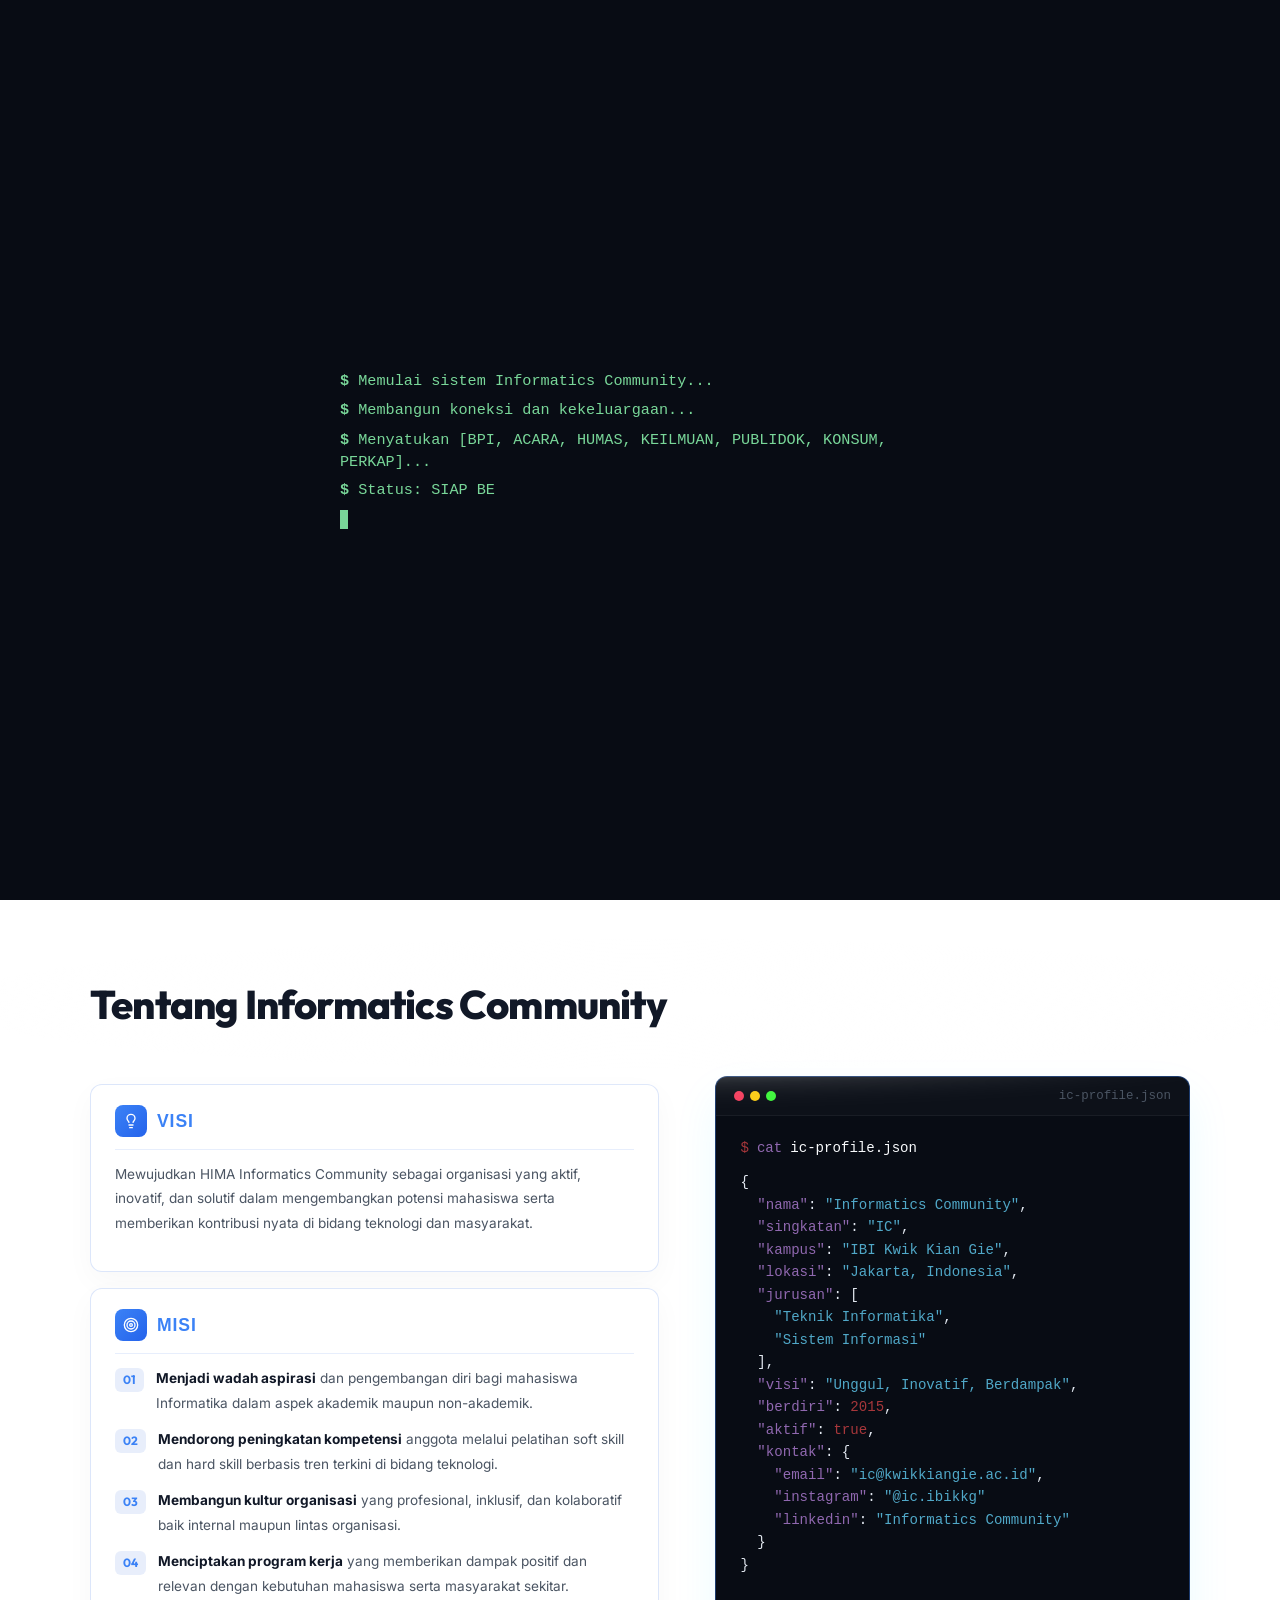
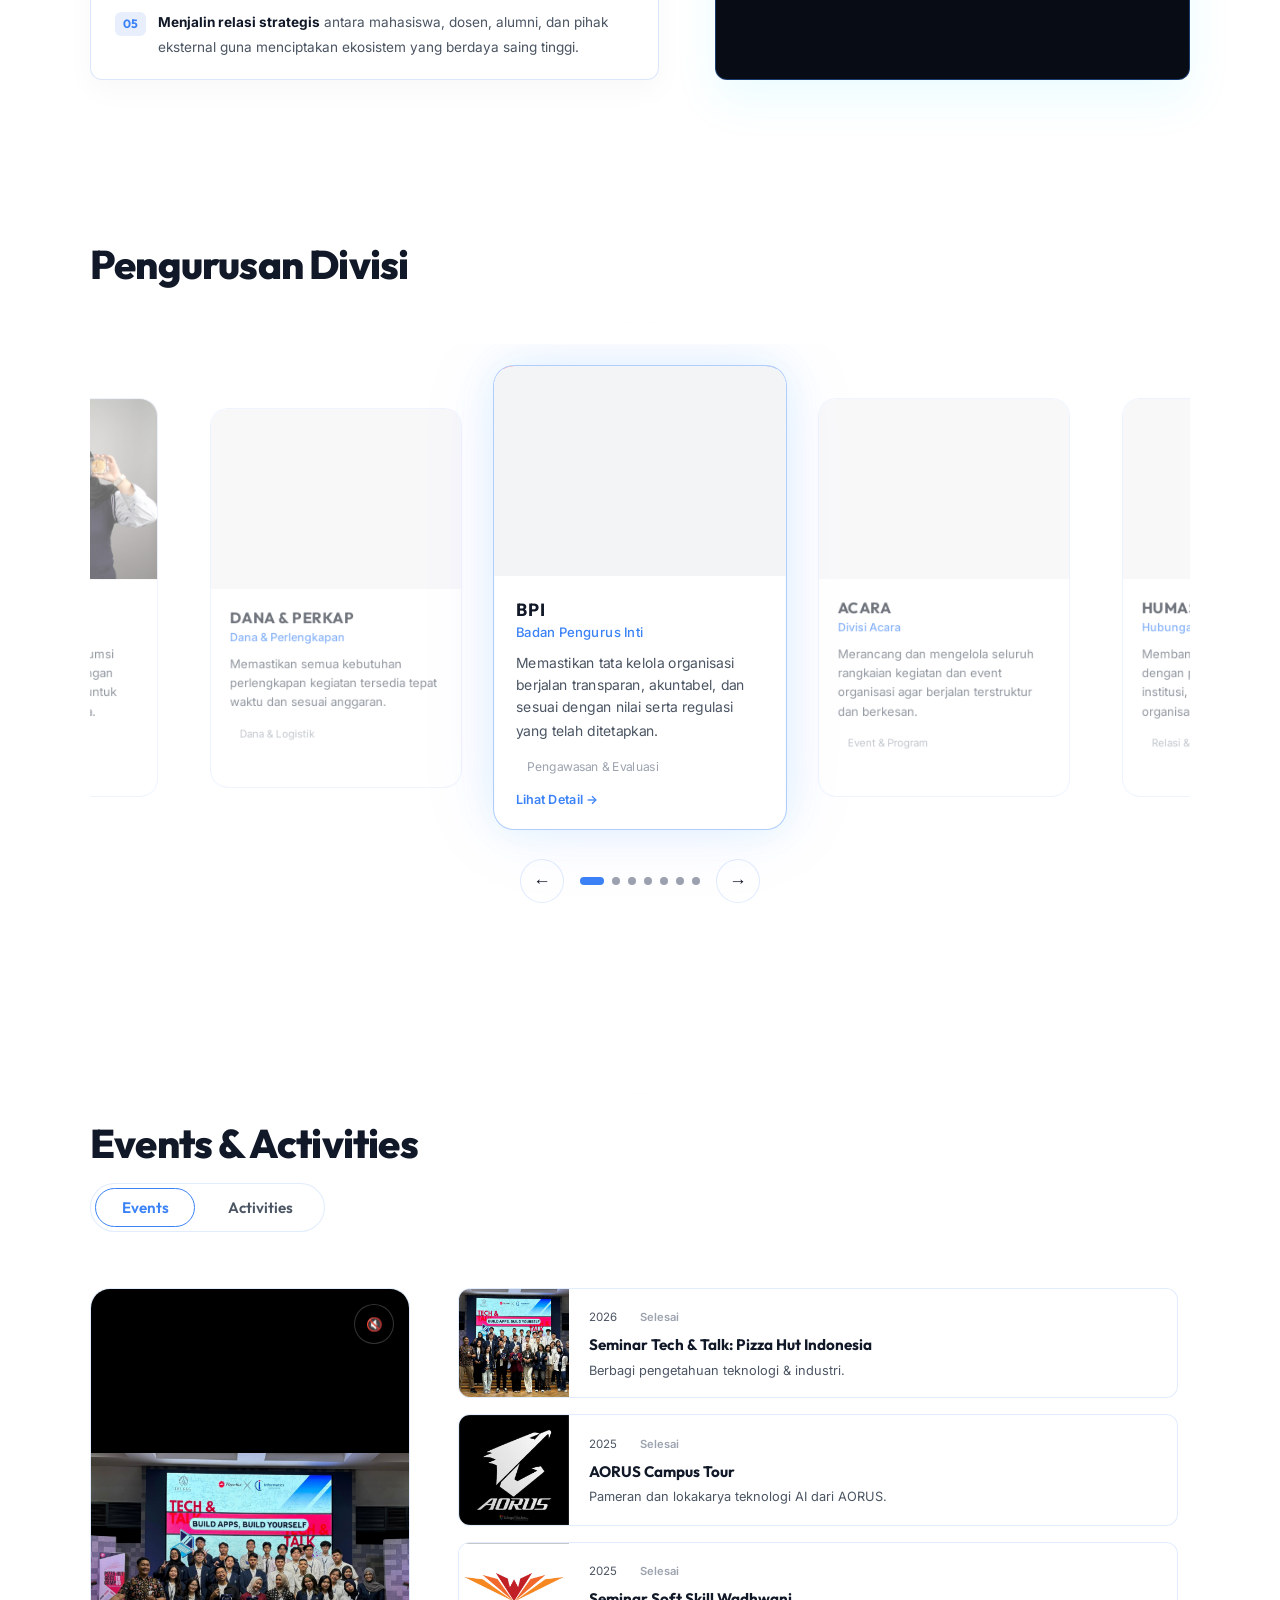
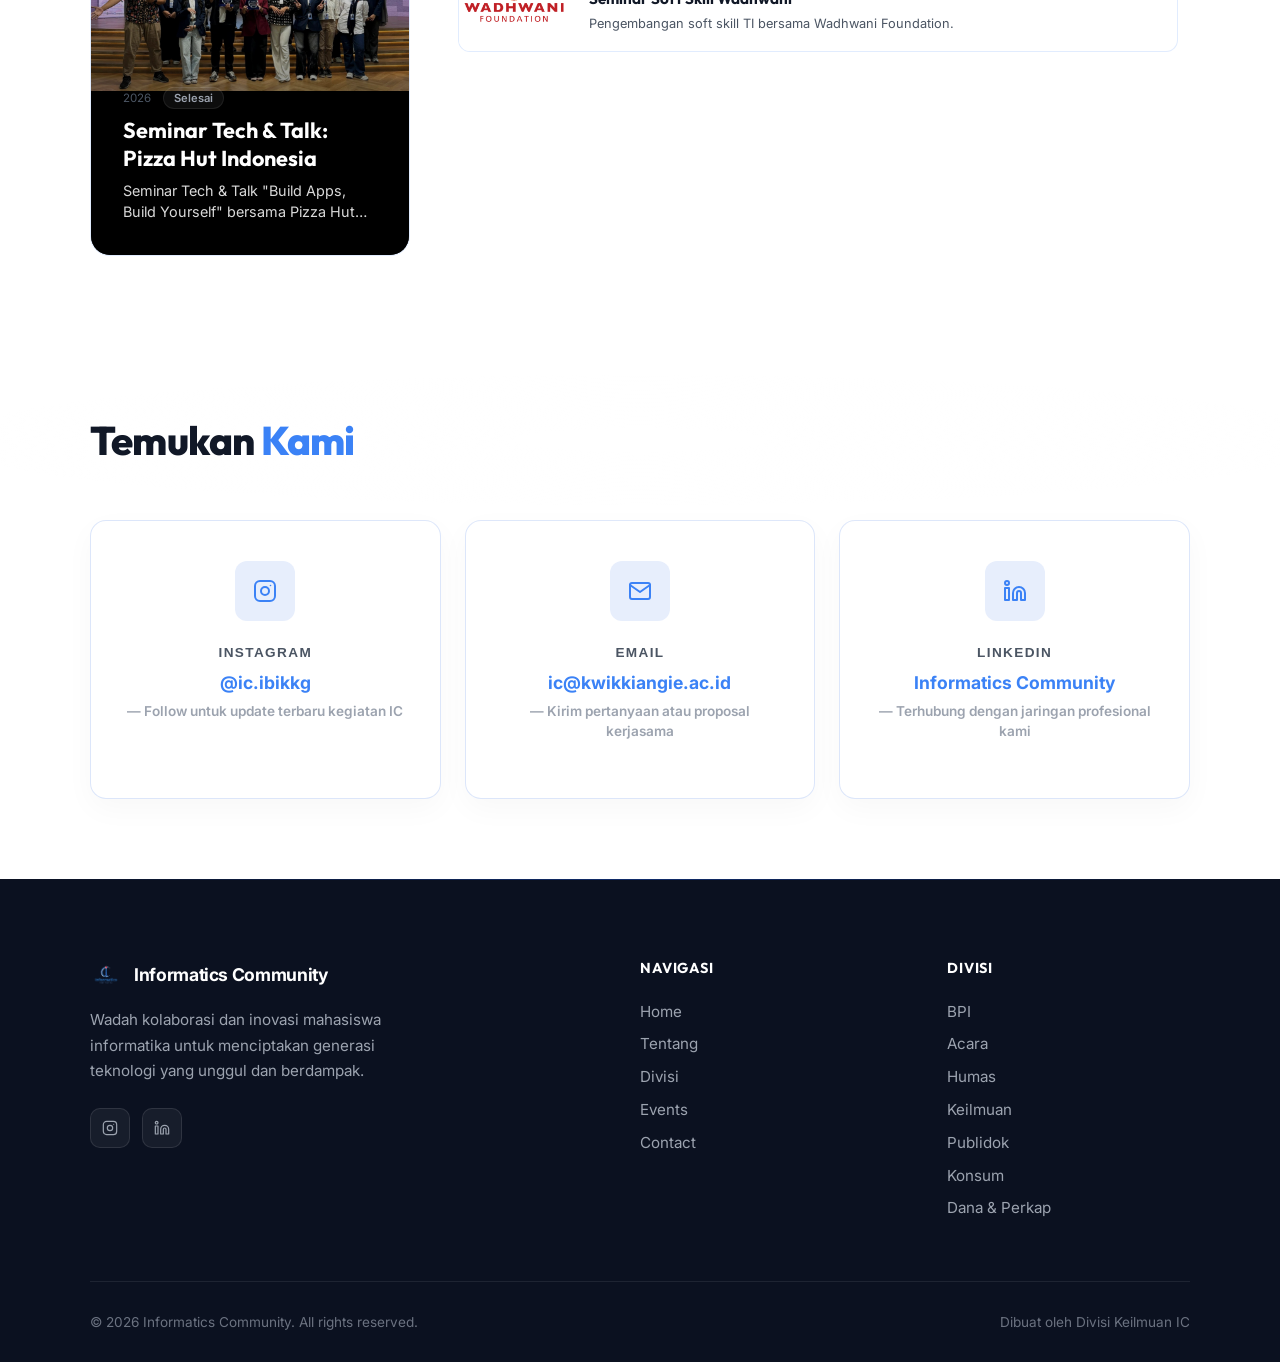
<file: index.html>
<!DOCTYPE html>
<html lang="id">
<head>
<meta charset="UTF-8">
<meta name="viewport" content="width=device-width, initial-scale=1.0">
<title>Informatics Community</title>
<link href="https://fonts.googleapis.com/css2?family=Outfit:wght@300;400;500;600;700&family=Inter:wght@300;400;500;600&display=swap" rel="stylesheet">
<!-- Perubahan: Ditambahkan script untuk mendeteksi apakah tersimpan data bahwa intro website sudah main atau belum, jika udah maka di skip dan tidak akan dimainkan lagi -->
<script>
  try {
    if (sessionStorage.getItem('ic-intro-seen')) {
      document.documentElement.classList.add('skip-intro');
    }
  } catch (e) {}
</script>
<link rel="stylesheet" href="styles.css">
<link rel="icon" type="image/x-icon" href="/images/logoic.png">

</head> 
<body>
<!-- IC TERMINAL BOOTLOADER -->
<div id="ic-loader">
  <div class="loader-terminal" id="loader-terminal">
    <span class="loader-cursor" id="loader-cursor"></span>
  </div>
</div>

<!-- FIXED BACKGROUND GLASSMORPHISM -->
<canvas id="hero-canvas"></canvas>

<!-- NAV -->
<nav>
  <a href="#" onclick="window.location.reload(true); return false;" class="nav-logo" style="display: flex; align-items: center; justify-content: center;" aria-label="Refresh Homepage">
    <!-- Perubahan: Membuat logo IC lebih besar -->
    <img src="images/logoic.png" alt="IC Logo" style="height: 56px; width: auto;">
  </a>
  <ul class="nav-links">
    <li><a href="#home">Home</a></li>
    <li><a href="#about">About</a></li>
    <li><a href="#divisi">Divisi</a></li>
    <li><a href="#events">Events</a></li>
    <li><a href="#contact">Contact</a></li>
  </ul>
      <div style="display: flex; align-items: center; gap: 0.5rem;">
      <button id="theme-toggle" class="theme-btn" aria-label="Toggle Theme">
        <svg class="sun-icon" xmlns="http://www.w3.org/2000/svg" width="20" height="20" viewBox="0 0 24 24" fill="none" stroke="currentColor" stroke-width="2" stroke-linecap="round" stroke-linejoin="round" style="display:none;"><circle cx="12" cy="12" r="5"></circle><line x1="12" y1="1" x2="12" y2="3"></line><line x1="12" y1="21" x2="12" y2="23"></line><line x1="4.22" y1="4.22" x2="5.64" y2="5.64"></line><line x1="18.36" y1="18.36" x2="19.78" y2="19.78"></line><line x1="1" y1="12" x2="3" y2="12"></line><line x1="21" y1="12" x2="23" y2="12"></line><line x1="4.22" y1="19.78" x2="5.64" y2="18.36"></line><line x1="18.36" y1="5.64" x2="19.78" y2="4.22"></line></svg>
        <svg class="moon-icon" xmlns="http://www.w3.org/2000/svg" width="20" height="20" viewBox="0 0 24 24" fill="none" stroke="currentColor" stroke-width="2" stroke-linecap="round" stroke-linejoin="round"><path d="M21 12.79A9 9 0 1 1 11.21 3 7 7 0 0 0 21 12.79z"></path></svg>
      </button>
      <button class="hamburger" id="hamburger" aria-label="Toggle menu">
        <span></span><span></span><span></span>
      </button>
      </div>
</nav>

<!-- MOBILE MENU -->
<div class="mobile-menu" id="mobileMenu">
  <ul>
    <li><a href="#home" class="mobile-nav-link">Home</a></li>
    <li><a href="#about" class="mobile-nav-link">Tentang</a></li>
    <li><a href="#divisi" class="mobile-nav-link">Divisi</a></li>
    <li><a href="#events" class="mobile-nav-link">Events</a></li>
    <li><a href="#contact" class="mobile-nav-link">Contact</a></li>
  </ul>
  <div class="mobile-menu-socials">
    <a href="https://www.instagram.com/ic.ibikkg/" target="_blank">
      <svg width="16" height="16" viewBox="0 0 24 24" fill="none" stroke="currentColor" stroke-width="1.8" stroke-linecap="round" stroke-linejoin="round">
        <rect x="2" y="2" width="20" height="20" rx="5"/><circle cx="12" cy="12" r="4"/><circle cx="17.5" cy="6.5" r="0.8" fill="currentColor" stroke="none"/>
      </svg>
      Instagram
    </a>
    <a href="https://www.linkedin.com/company/informatics-community-kkg/" target="_blank">
      <svg width="16" height="16" viewBox="0 0 24 24" fill="none" stroke="currentColor" stroke-width="1.8" stroke-linecap="round" stroke-linejoin="round">
        <path d="M16 8a6 6 0 0 1 6 6v7h-4v-7a2 2 0 0 0-2-2 2 2 0 0 0-2 2v7h-4v-7a6 6 0 0 1 6-6z"/><rect x="2" y="9" width="4" height="12"/><circle cx="4" cy="4" r="2"/>
      </svg>
      LinkedIn
    </a>
  </div>
</div>

<!-- HERO -->
<section id="home">
  <div class="hero-content">
    <h1 class="hero-title interactive-title" id="heroTitle">
      <div class="title-line title-word-1">Informatics</div>
      <div class="title-line title-word-2">Community</div>
    </h1>
    <p class="hero-sub" id="heroSub">
      Kami hadir bukan hanya untuk berkumpul, tetapi untuk bertumbuh bersama. Menghubungkan gagasan, memperkuat kolaborasi, dan mengubah semangat menjadi karya yang berdampak nyata.
    </p>
    <div class="hero-actions" id="heroActions">
      <a href="join.html" class="btn-hero-join">
        <div class="sweep"></div>
        <span>Pendaftaran Ditutup</span>
        <svg class="join-arrow" width="22" height="22" viewBox="0 0 24 24" fill="none" stroke="currentColor" stroke-width="2.5" stroke-linecap="round" stroke-linejoin="round">
          <rect x="3" y="11" width="18" height="11" rx="2" ry="2"></rect>
          <path d="M7 11V7a5 5 0 0 1 10 0v4"></path>
        </svg>
      </a>
    </div>

  </div>
</section>

<!-- ABOUT -->
<section id="about">
  <div class="container">
    <h2 class="section-title">Tentang Informatics Community</h2>
    <div class="about-grid reveal">
      <div class="about-text">
          <div class="vm-container">
            <!-- VISI CARD -->
            <div class="vm-card">
              <div class="vm-header">
                <div class="vm-icon">
                  <!-- Perubahan: Diubah menjadi gambar bola lampu -->
                  <svg width="24" height="24" viewBox="0 0 24 24" fill="none" stroke="currentColor" stroke-width="2" stroke-linecap="round" stroke-linejoin="round">
                    <path d="M9 18h6"></path>
                    <path d="M10 22h4"></path>
                    <path d="M15.09 14c.18-.98.65-1.74 1.41-2.5A4.65 4.65 0 0 0 18 8 6 6 0 0 0 6 8c0 1 .23 2.23 1.5 3.5A4.61 4.61 0 0 1 8.91 14"></path>
                  </svg>
                </div>
                <h3>VISI</h3>
              </div>
              <p class="vm-body">
                Mewujudkan HIMA Informatics Community sebagai organisasi yang aktif, inovatif, dan solutif dalam mengembangkan potensi mahasiswa serta memberikan kontribusi nyata di bidang teknologi dan masyarakat.
              </p>
            </div>

            <!-- MISI CARD -->
            <div class="vm-card">
              <div class="vm-header">
                <div class="vm-icon">
                  <!-- Perubahan: Diubah menjadi gambar target -->
                  <svg width="24" height="24" viewBox="0 0 24 24" fill="none" stroke="currentColor" stroke-width="2" stroke-linecap="round" stroke-linejoin="round">
                    <circle cx="12" cy="12" r="10"></circle>
                    <circle cx="12" cy="12" r="6"></circle>
                    <circle cx="12" cy="12" r="2"></circle>
                  </svg>
                </div>
                <h3>MISI</h3>
              </div>
              <div class="vm-body">
                <ul class="misi-list">
                  <li>
                    <span class="misi-bullet">01</span>
                    <p><strong>Menjadi wadah aspirasi</strong> dan pengembangan diri bagi mahasiswa Informatika dalam aspek akademik maupun non-akademik.</p>
                  </li>
                  <li>
                    <span class="misi-bullet">02</span>
                    <p><strong>Mendorong peningkatan kompetensi</strong> anggota melalui pelatihan soft skill dan hard skill berbasis tren terkini di bidang teknologi.</p>
                  </li>
                  <li>
                    <span class="misi-bullet">03</span>
                    <p><strong>Membangun kultur organisasi</strong> yang profesional, inklusif, dan kolaboratif baik internal maupun lintas organisasi.</p>
                  </li>
                  <li>
                    <span class="misi-bullet">04</span>
                    <p><strong>Menciptakan program kerja</strong> yang memberikan dampak positif dan relevan dengan kebutuhan mahasiswa serta masyarakat sekitar.</p>
                  </li>
                  <li>
                    <span class="misi-bullet">05</span>
                    <p><strong>Menjalin relasi strategis</strong> antara mahasiswa, dosen, alumni, dan pihak eksternal guna menciptakan ekosistem yang berdaya saing tinggi.</p>
                  </li>
                </ul>
              </div>
            </div>
          </div>
        </div>
        
        <!-- Terminal Visual -->
      <div class="about-terminal">
        <div class="terminal-header">
          <div class="terminal-dots">
            <span class="dot dot-red"></span>
            <span class="dot dot-yellow"></span>
            <span class="dot dot-green"></span>
          </div>
          <div class="terminal-title">ic-profile.json</div>
        </div>
        <div class="terminal-body">
          <div class="terminal-line"><span class="prompt">$</span> <span class="cmd">cat</span> <span class="arg">ic-profile.json</span></div>
          <div class="terminal-output">
            <pre><code>{
  <span class="json-key">"nama"</span>: <span class="json-val-str">"Informatics Community"</span>,
  <span class="json-key">"singkatan"</span>: <span class="json-val-str">"IC"</span>,
  <span class="json-key">"kampus"</span>: <span class="json-val-str">"IBI Kwik Kian Gie"</span>,
  <span class="json-key">"lokasi"</span>: <span class="json-val-str">"Jakarta, Indonesia"</span>,
  <span class="json-key">"jurusan"</span>: [
    <span class="json-val-str">"Teknik Informatika"</span>,
    <span class="json-val-str">"Sistem Informasi"</span>
  ],
  <span class="json-key">"visi"</span>: <span class="json-val-str">"Unggul, Inovatif, Berdampak"</span>,
  <span class="json-key">"berdiri"</span>: <span class="json-val-num">2015</span>,
  <span class="json-key">"aktif"</span>: <span class="json-val-bool">true</span>,
  <span class="json-key">"kontak"</span>: {
    <span class="json-key">"email"</span>: <span class="json-val-str">"ic@kwikkiangie.ac.id"</span>,
    <span class="json-key">"instagram"</span>: <span class="json-val-str">"@ic.ibikkg"</span>
    <span class="json-key">"linkedin"</span>: <span class="json-val-str">"Informatics Community"</span>
  }
}</code></pre>
          </div>
        </div>
      </div>
    </div>
  </div>
</section>

<!-- DIVISI -->
<section id="divisi">
  <div class="container">
    <h2 class="section-title">Pengurusan Divisi</h2>
    <div class="carousel-wrapper reveal">
      <div class="carousel-track-outer">
        <div class="carousel-track" id="divisiTrack">
          <!-- BPI -->
          <div class="divisi-card" data-index="0">
            <div class="divisi-img">
              <!-- Perubahan: Menambah decoding="async" pada meringankan image -->
              <img loading="lazy" decoding="async" src="images/divisi/ketuawakil.jpg" alt="Badan Pengurus Inti">
            </div>
            <div class="divisi-body">
              <div class="divisi-name">BPI</div>
              <div class="divisi-full">Badan Pengurus Inti</div>
              <div class="divisi-desc">Memastikan tata kelola organisasi berjalan transparan, akuntabel, dan sesuai dengan nilai serta regulasi yang telah ditetapkan.</div>
              <span class="ph-badge">Pengawasan & Evaluasi</span>
            </div>
          </div>
          <!-- ACARA -->
          <div class="divisi-card" data-index="1">
            <div class="divisi-img">
              <!-- Perubahan: Menambah decoding="async" pada meringankan image -->
              <img loading="lazy" decoding="async" src="images/divisi/acara.jpg" alt="Divisi Acara">
            </div>
            <div class="divisi-body">
              <div class="divisi-name">ACARA</div>
              <div class="divisi-full">Divisi Acara</div>
              <div class="divisi-desc">Merancang dan mengelola seluruh rangkaian kegiatan dan event organisasi agar berjalan terstruktur dan berkesan.</div>
              <span class="ph-badge">Event & Program</span>
            </div>
          </div>
          <!-- HUMAS -->
          <div class="divisi-card" data-index="2">
            <div class="divisi-img">
              <!-- Perubahan: Menambah decoding="async" pada meringankan image -->
              <img loading="lazy" decoding="async" src="images/divisi/humas.jpg" alt="Hubungan Masyarakat">
            </div>
            <div class="divisi-body">
              <div class="divisi-name">HUMAS</div>
              <div class="divisi-full">Hubungan Masyarakat</div>
              <div class="divisi-desc">Membangun dan menjaga relasi dengan pihak eksternal, mitra, institusi, serta komunitas lain di luar organisasi.</div>
              <span class="ph-badge">Relasi & Komunikasi</span>
            </div>
          </div>
          <!-- KEILMUAN -->
          <div class="divisi-card" data-index="3">
            <div class="divisi-img">
              <!-- Perubahan: Menambah decoding="async" pada meringankan image -->
              <img loading="lazy" decoding="async" src="images/divisi/keilmuan.jpg" alt="Divisi Keilmuan">
            </div>
            <div class="divisi-body">
              <div class="divisi-name">KEILMUAN</div>
              <div class="divisi-full">Divisi Keilmuan</div>
              <div class="divisi-desc">Mendorong pengembangan ilmu pengetahuan dan kompetensi teknis anggota melalui diskusi, pelatihan, dan program akademik.</div>
              <span class="ph-badge">Edukasi & Riset</span>
            </div>
          </div>
          <!-- PUBLIDOK -->
          <div class="divisi-card" data-index="4">
            <div class="divisi-img">
              <!-- Perubahan: Menambah decoding="async" pada meringankan image -->
              <img loading="lazy" decoding="async" src="images/divisi/publidok.jpg" alt="Publikasi & Dokumentasi">
            </div>
            <div class="divisi-body">
              <div class="divisi-name">PUBLIDOK</div>
              <div class="divisi-full">Publikasi & Dokumentasi</div>
              <div class="divisi-desc">Mengelola konten, publikasi digital, serta mendokumentasikan seluruh kegiatan organisasi secara profesional dan kreatif.</div>
              <span class="ph-badge">Konten & Media</span>
            </div>
          </div>
          <!-- KONSUM -->
          <div class="divisi-card" data-index="5">
            <div class="divisi-img">
              <!-- Perubahan: Menambah decoding="async" pada meringankan image -->
              <img loading="lazy" decoding="async" src="images/divisi/konsumsi.jpg" alt="Divisi Konsumsi">
            </div>
            <div class="divisi-body">
              <div class="divisi-name">KONSUM</div>
              <div class="divisi-full">Divisi Konsumsi</div>
              <div class="divisi-desc">Memastikan kebutuhan konsumsi setiap kegiatan terpenuhi dengan baik, terencana, dan efisien untuk mendukung kelancaran acara.</div>
              <span class="ph-badge">Logistik & Layanan</span>
            </div>
          </div>
          <!-- DANA & PERKAP -->
          <div class="divisi-card" data-index="6">
            <div class="divisi-img">
              <!-- Perubahan: Menambah decoding="async" pada meringankan image -->
              <img loading="lazy" decoding="async" src="images/divisi/perkap.jpg" alt="Dana & Perlengkapan">
            </div>
            <div class="divisi-body">
              <div class="divisi-name">DANA & PERKAP</div>
              <div class="divisi-full">Dana & Perlengkapan</div>
              <div class="divisi-desc">Memastikan semua kebutuhan perlengkapan kegiatan tersedia tepat waktu dan sesuai anggaran.</div>
              <span class="ph-badge">Dana & Logistik</span>
            </div>
          </div>
        </div>
      </div>
      <div class="carousel-controls">
        <button class="carousel-btn" id="prevBtn">&#8592;</button>
        <div class="carousel-dots" id="carouselDots"></div>
        <button class="carousel-btn" id="nextBtn">&#8594;</button>
      </div>
    </div>
  </div>
</section>

<!-- EVENTS -->
<section id="events">
  <div class="container">
    <!-- Perubahan: Mengubah Events & Program -> Events & Activities, serta tombol untuk switch antar tab -->
    <h2 class="section-title">Events & Activities</h2>

    <!-- TAB SWITCHER -->
    <div class="events-tabs" role="tablist">
      <button type="button" class="events-tab active" role="tab" id="tab-btn-events"
              aria-selected="true" aria-controls="panel-events" data-tab="events">Events</button>
      <button type="button" class="events-tab" role="tab" id="tab-btn-activities"
              aria-selected="false" aria-controls="panel-activities" data-tab="activities">Activities</button>
    </div>

    <!-- PANEL: EVENTS (semua yang tadinya ada) -->
    <div class="events-panel" id="panel-events" role="tabpanel" aria-labelledby="tab-btn-events">
      <div class="events-layout reveal">
        <!-- FEATURED: Event terakhir (kiri besar) -->
      <div class="event-featured" id="featured-container" style="transition: opacity 0.3s ease;">
        <!-- Mute/Unmute Button -->
        <!-- Perubahan: Membuat video lebih ringan dengan menghilangkan transition dan blur tombol mute -->
        <button id="mute-btn" onclick="toggleMute()" style="position: absolute; top: 15px; right: 15px; z-index: 10; background: rgba(0,0,0,0.6); border: 1px solid rgba(255,255,255,0.2); border-radius: 50%; width: 40px; height: 40px; display: flex; align-items: center; justify-content: center; color: white; cursor: pointer;">
          <span id="mute-icon">🔇</span>
        </button>
        <div class="event-thumb" style="background: #000; display: flex; align-items: center; justify-content: center; overflow: hidden; padding: 0;">
          <!-- Perubahan: Membuat video lebih ringan dengan mempreload metadatanya -->
          <video id="featured-video" src="images/events/pizzahutphi.mp4" poster="images/events/pizza-hut.jpg" preload="metadata" loop muted playsinline disablepictureinpicture style="width: 100%; height: 100%;"></video>
        </div>
        <div class="event-body">
          <div class="event-meta">
            <span id="featured-year">2026</span>
            <span class="event-status past" id="featured-status">Selesai</span>
          </div>
          <div class="event-title" id="featured-title">Seminar Tech & Talk: Pizza Hut Indonesia</div>
          <div class="event-desc" id="featured-desc">Seminar Tech & Talk "Build Apps, Build Yourself" bersama Pizza Hut Indonesia — berbagi pengetahuan tentang teknologi dan industri untuk mempersiapkan mahasiswa menghadapi tantangan dunia kerja digital.</div>
        </div>
      </div>
      <!-- SIDEBAR: Cards lainnya (kanan, bisa scroll) -->
      <div class="events-sidebar">
        <!-- Card 1: Pizza Hut -->
        <div class="event-card reveal" style="cursor: pointer;" onclick="changeFeaturedEvent('images/events/pizzahutphi.mp4', '2026', 'Selesai', 'past', 'Seminar Tech & Talk: Pizza Hut Indonesia', 'Seminar Tech & Talk &quot;Build Apps, Build Yourself&quot; bersama Pizza Hut Indonesia — berbagi pengetahuan tentang teknologi dan industri untuk mempersiapkan mahasiswa menghadapi tantangan dunia kerja digital.')">
          <div class="event-thumb" style="overflow: hidden; padding: 0;">
            <!-- Perubahan: Menambah decoding="async" pada meringankan image -->
            <img loading="lazy" decoding="async" src="images/events/pizza-hut.jpg" alt="PHI" style="width: 100%; height: 100%; object-fit: cover;">
          </div>
          <div class="event-body">
            <div class="event-meta">
              <span>2026</span>
              <span class="event-status past">Selesai</span>
            </div>
            <div class="event-title">Seminar Tech & Talk: Pizza Hut Indonesia</div>
            <div class="event-desc">Berbagi pengetahuan teknologi & industri.</div>
          </div>
        </div>
        <!-- Card 2: AORUS -->
        <div class="event-card reveal" style="cursor: pointer;" onclick="changeFeaturedEvent('images/events/aorus.mp4', '2025', 'Selesai', 'past', 'AORUS Campus Tour: Workshop & Kompetisi AI', 'AORUS Campus Tour adalah acara pameran dan lokakarya teknologi yang memperkenalkan AI kepada mahasiswa melalui kolaborasi kampus dengan industri teknologi global AORUS.')">
          <div class="event-thumb" style="overflow: hidden; padding: 0;">
            <!-- Perubahan: Menambah decoding="async" pada meringankan image -->
            <img loading="lazy" decoding="async" src="images/events/AORUS.jpg" alt="AORUS" style="width: 100%; height: 100%; object-fit: cover;">
          </div>
          <div class="event-body">
            <div class="event-meta">
              <span>2025</span>
              <span class="event-status past">Selesai</span>
            </div>
            <div class="event-title">AORUS Campus Tour</div>
            <div class="event-desc">Pameran dan lokakarya teknologi AI dari AORUS.</div>
          </div>
        </div>
        <!-- Card 3: Wadhwani -->
        <div class="event-card reveal" style="cursor: pointer;" onclick="changeFeaturedEvent('images/events/wadhwani.mp4', '2025', 'Selesai', 'past', 'Seminar Soft Skill bersama Wadhwani Foundation', 'Seminar pengembangan soft skill di bidang Teknologi Informasi, bekerja sama dengan Wadhwani Foundation. Dirancang khusus agar mahasiswa lebih siap menghadapi tantangan dunia kerja dengan kemampuan non-teknis yang solid.')">
          <div class="event-thumb" style="overflow: hidden; padding: 0;">
            <!-- Perubahan: Menambah decoding="async" pada meringankan image -->
            <img loading="lazy" decoding="async" src="images/events/WADHWANI.png" alt="Wadhwani" style="width: 100%; height: 100%; object-fit: cover;">
          </div>
          <div class="event-body">
            <div class="event-meta">
              <span>2025</span>
              <span class="event-status past">Selesai</span>
            </div>
            <div class="event-title">Seminar Soft Skill Wadhwani</div>
            <div class="event-desc">Pengembangan soft skill TI bersama Wadhwani Foundation.</div>
          </div>
        </div>
      </div>
    </div>
    </div>

    <!-- PANEL: ACTIVITIES (kosong dulu) -->
    <div class="events-panel" id="panel-activities" role="tabpanel" aria-labelledby="tab-btn-activities" hidden>
      <div class="events-empty"><b>Activities segera hadir.</b></div>
    </div>
  </div>
</section>

<!-- CONTACT -->
<section id="contact">
  <div class="container">
    <h2 class="section-title">Temukan <span class="gradient-text">Kami</span></h2>
    <div class="contact-cards reveal">
      <!-- INSTAGRAM -->
      <a href="https://www.instagram.com/ic.ibikkg/" target="_blank" class="contact-card">
        <div class="contact-card-icon">
          <svg width="24" height="24" viewBox="0 0 24 24" fill="none" stroke="currentColor" stroke-width="2" stroke-linecap="round" stroke-linejoin="round">
            <rect x="2" y="2" width="20" height="20" rx="5"/><circle cx="12" cy="12" r="4"/><circle cx="17.5" cy="6.5" r="0.8" fill="currentColor" stroke="none"/>
          </svg>
        </div>
        <div class="contact-card-text">
          <div class="contact-card-label">INSTAGRAM</div>
          <div class="contact-card-value">
            <strong>@ic.ibikkg</strong> <span class="contact-card-sub">— Follow untuk update terbaru kegiatan IC</span>
          </div>
        </div>
      </a>

      <!-- EMAIL -->
      <a href="mailto:ic@kwikkiangie.ac.id" target="_blank" class="contact-card">
        <div class="contact-card-icon">
          <svg width="24" height="24" viewBox="0 0 24 24" fill="none" stroke="currentColor" stroke-width="2" stroke-linecap="round" stroke-linejoin="round">
            <path d="M4 4h16c1.1 0 2 .9 2 2v12c0 1.1-.9 2-2 2H4c-1.1 0-2-.9-2-2V6c0-1.1.9-2 2-2z"/>
            <polyline points="22,6 12,13 2,6"/>
          </svg>
        </div>
        <div class="contact-card-text">
          <div class="contact-card-label">EMAIL</div>
          <div class="contact-card-value">
            <strong>ic@kwikkiangie.ac.id</strong> <span class="contact-card-sub">— Kirim pertanyaan atau proposal kerjasama</span>
          </div>
        </div>
      </a>
      <!-- LINKEDIN -->
      <a href="https://www.linkedin.com/company/informatics-community-kkg/" target="_blank" class="contact-card">
        <div class="contact-card-icon">
          <svg width="24" height="24" viewBox="0 0 24 24" fill="none" stroke="currentColor" stroke-width="2" stroke-linecap="round" stroke-linejoin="round">
            <path d="M16 8a6 6 0 0 1 6 6v7h-4v-7a2 2 0 0 0-2-2 2 2 0 0 0-2 2v7h-4v-7a6 6 0 0 1 6-6z"/><rect x="2" y="9" width="4" height="12"/><circle cx="4" cy="4" r="2"/>
          </svg>
        </div>
        <div class="contact-card-text">
          <div class="contact-card-label">LINKEDIN</div>
          <div class="contact-card-value">
            <strong>Informatics Community</strong> <span class="contact-card-sub">— Terhubung dengan jaringan profesional kami</span>
          </div>
        </div>
      </a>

    </div>


  </div>
</section>

<!-- FOOTER -->
<footer>
  <div class="footer-inner">
    <div class="footer-top">
      <div class="footer-brand">
        <a href="#home" class="nav-logo" style="font-size:1.1rem; display: flex; align-items: center; gap: 12px; margin-bottom: 1rem;">
          <img src="images/logoic.png" alt="IC Logo" style="height: 32px; width: auto;">
          Informatics Community
        </a>
        <p>Wadah kolaborasi dan inovasi mahasiswa informatika untuk menciptakan generasi teknologi yang unggul dan berdampak.</p>
        <div class="socials">
          <a href="https://www.instagram.com/ic.ibikkg/" target="_blank" title="Instagram">
            <svg width="16" height="16" viewBox="0 0 24 24" fill="none" stroke="currentColor" stroke-width="1.8" stroke-linecap="round" stroke-linejoin="round">
              <rect x="2" y="2" width="20" height="20" rx="5"/><circle cx="12" cy="12" r="4"/><circle cx="17.5" cy="6.5" r="0.8" fill="currentColor" stroke="none"/>
            </svg>
          </a>
          <a href="https://www.linkedin.com/company/informatics-community-kkg/" target="_blank" title="LinkedIn">
            <svg width="16" height="16" viewBox="0 0 24 24" fill="none" stroke="currentColor" stroke-width="1.8" stroke-linecap="round" stroke-linejoin="round">
              <path d="M16 8a6 6 0 0 1 6 6v7h-4v-7a2 2 0 0 0-2-2 2 2 0 0 0-2 2v7h-4v-7a6 6 0 0 1 6-6z"/><rect x="2" y="9" width="4" height="12"/><circle cx="4" cy="4" r="2"/>
            </svg>
          </a>
        </div>
      </div>
      <div class="footer-col">
        <h4>Navigasi</h4>
        <ul>
          <li><a href="#home">Home</a></li>
          <li><a href="#about">Tentang</a></li>
          <li><a href="#divisi">Divisi</a></li>
          <li><a href="#events">Events</a></li>
          <li><a href="#contact">Contact</a></li>
        </ul>
      </div>
      <div class="footer-col">
        <h4>Divisi</h4>
        <ul>
          <!-- Perubahan: Ketika link divisi di footer di klik, langsung ke divisi tersebut -->
          <li><a href="#divisi" data-divisi="0">BPI</a></li>
          <li><a href="#divisi" data-divisi="1">Acara</a></li>
          <li><a href="#divisi" data-divisi="2">Humas</a></li>
          <li><a href="#divisi" data-divisi="3">Keilmuan</a></li>
          <li><a href="#divisi" data-divisi="4">Publidok</a></li>
          <li><a href="#divisi" data-divisi="5">Konsum</a></li>
          <li><a href="#divisi" data-divisi="6">Dana & Perkap</a></li>
        </ul>
      </div>
    </div>
    <div class="footer-bottom">
      <div class="footer-copy">&copy; 2026 Informatics Community. All rights reserved.</div>
      <div class="footer-tagline">Dibuat oleh Divisi Keilmuan IC</div>
    </div>
  </div>
</footer>

<!-- DIVISI OVERLAY PAGE -->
  <div class="divisi-overlay" id="divisiOverlay">
    <div class="divisi-overlay-topbar">
      <!-- Perubahan: Menghilangkan logo IC agar tombol ← Kembali lebih rapi -->
      <button class="btn-ghost" style="padding: 0.5rem 1.2rem; font-size: 0.85rem;" onclick="closeDivisiPage()">
        ← Kembali
      </button>
    </div>
    <div class="divisi-page" id="divisiPageContent">
    <!-- Content injected by JS -->
  </div>
</div>

<script src="script.js"></script>
</body>
</html>
</file>
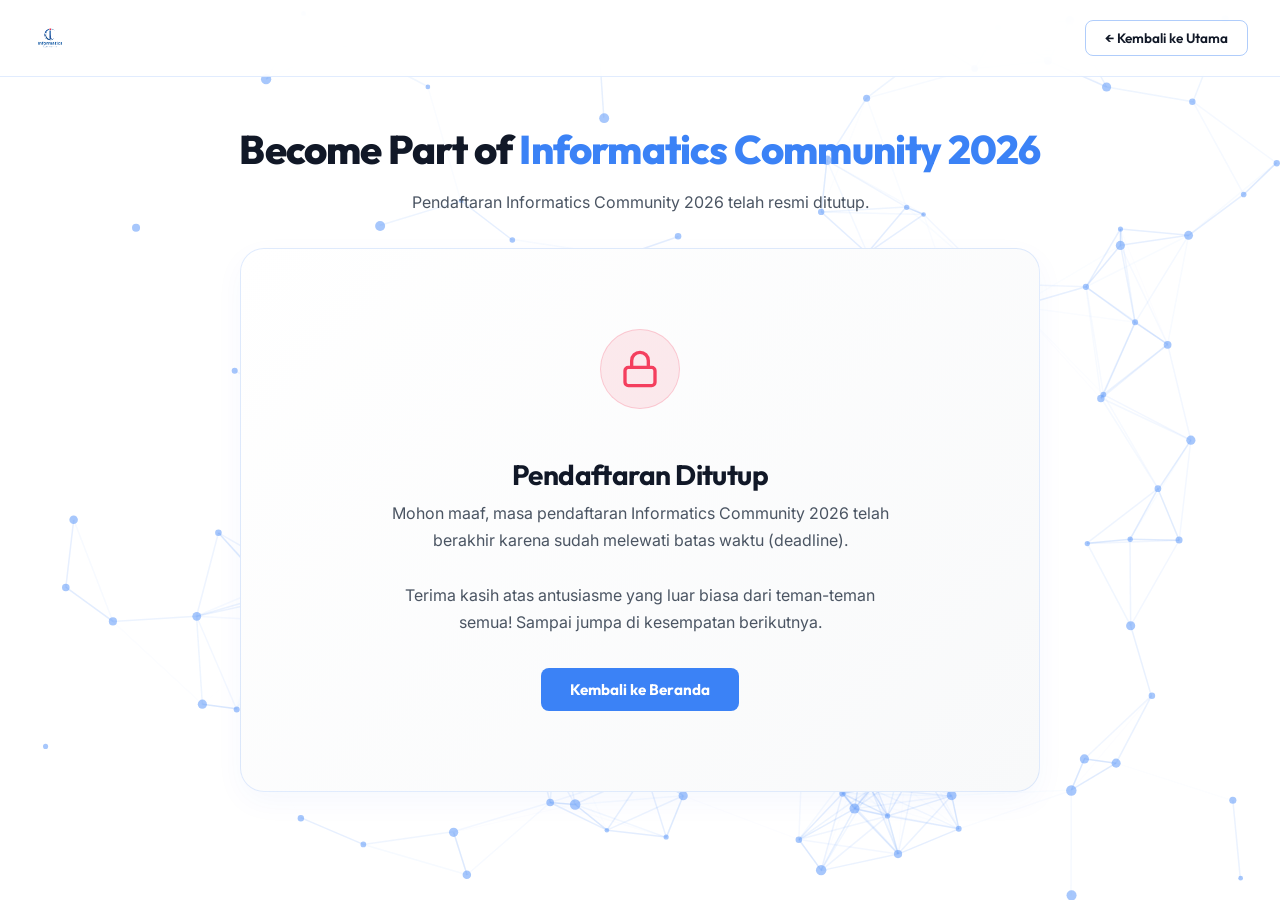
<file: join.html>
<!DOCTYPE html>
<html lang="id">
<head>
<meta charset="UTF-8">
<meta name="viewport" content="width=device-width, initial-scale=1.0">
<title>Form Pendaftaran - Informatics Community</title>
<link href="https://fonts.googleapis.com/css2?family=Outfit:wght@300;400;500;600;700&family=Inter:wght@300;400;500;600&display=swap" rel="stylesheet">
<link rel="stylesheet" href="styles.css">
<link rel="icon" type="image/x-icon" href="/images/logoic.png">
</head>
<body class="join-page-body">

<!-- MATRIX BACKGROUND CANVAS -->
<canvas id="hero-canvas"></canvas>

<div class="join-page-wrapper">
  <!-- TOPBAR -->
  <div class="join-page-topbar">
    <a href="index.html" class="nav-logo">
      <img src="images/logoic.png" alt="IC Logo" style="height: 36px; width: auto;">
    </a>
    <a href="index.html" class="btn-ghost" style="padding: 0.5rem 1.2rem; font-size: 0.85rem;">
      ← Kembali ke Utama
    </a>
  </div>

  <!-- MAIN CONTAINER -->
  <div class="join-page-content">
    <div class="join-header-text" style="text-align: center; margin-bottom: 2rem;">
      <h1 class="section-title">Become Part of <span class="gradient-text">Informatics Community 2026</span></h1>
      <p class="section-desc" style="margin: 0 auto;">
        Pendaftaran Informatics Community 2026 telah resmi ditutup.
      </p>
    </div>

    <div class="join-container">
      <!-- SUCCESS SCREEN -->
      <div id="joinSuccessState" class="success-state" style="display: none;">
        <div class="success-icon-wrap">
          <svg class="checkmark-svg" xmlns="http://www.w3.org/2000/svg" viewBox="0 0 52 52">
            <circle class="checkmark-circle" cx="26" cy="26" r="25" fill="none"/>
            <path class="checkmark-check" fill="none" d="M14.1 27.2l7.1 7.2 16.7-16.8"/>
          </svg>
        </div>
        <h3 class="success-title">Pendaftaran Berhasil!</h3>
        <p id="joinSuccessMessage" class="success-message">
          Terima kasih telah mendaftar. Kami akan menghubungi Anda segera.
        </p>
        <div style="display: flex; gap: 1rem; flex-wrap: wrap; justify-content: center; margin-top: 1.5rem;">
          <button type="button" class="btn-primary" onclick="resetJoinForm()">
            <span>Daftar Kembali</span>
          </button>
          <a href="index.html" class="btn-ghost">
            <span>Kembali ke Beranda</span>
          </a>
        </div>
      </div>

      <!-- CLOSED SCREEN -->
      <div id="joinClosedState" class="success-state" style="display: flex; flex-direction: column; align-items: center; text-align: center; padding: 2rem 1rem;">
        <div class="success-icon-wrap" style="display: flex; align-items: center; justify-content: center; background: rgba(244, 63, 94, 0.1); color: #f43f5e; border: 1px solid rgba(244, 63, 94, 0.2); border-radius: 50%;">
          <svg width="40" height="40" viewBox="0 0 24 24" fill="none" stroke="currentColor" stroke-width="2" stroke-linecap="round" stroke-linejoin="round">
            <rect x="3" y="11" width="18" height="11" rx="2" ry="2"></rect>
            <path d="M7 11V7a5 5 0 0 1 10 0v4"></path>
          </svg>
        </div>
        <h3 class="success-title" style="margin-top: 1.5rem; margin-bottom: 0.5rem; font-size: 1.75rem;">Pendaftaran Ditutup</h3>
        <p class="success-message" style="max-width: 500px; margin: 0 auto;">
          Mohon maaf, masa pendaftaran Informatics Community 2026 telah berakhir karena sudah melewati batas waktu (deadline).<br><br>Terima kasih atas antusiasme yang luar biasa dari teman-teman semua! Sampai jumpa di kesempatan berikutnya.
        </p>
        <div style="display: flex; gap: 1rem; flex-wrap: wrap; justify-content: center; margin-top: 2rem;">
          <a href="index.html" class="btn-primary" style="justify-content: center;">
            <span>Kembali ke Beranda</span>
          </a>
        </div>
      </div>

      <!-- FORM (HIDDEN BECAUSE DEADLINE HAS PASSED) -->
      <form id="joinForm" onsubmit="handleJoinSubmit(event)" style="display: none;">
        <div class="form-grid">
          <div class="form-group">
            <label for="join-name">Nama Lengkap</label>
            <input type="text" id="join-name" name="name" placeholder="Masukkan nama lengkap Anda" required autocomplete="name">
          </div>
          <div class="form-group">
            <label for="join-nim">NIM (Nomor Induk Mahasiswa)</label>
            <input type="text" id="join-nim" name="nim" placeholder="Contoh: 12210001" required pattern="\d+" title="NIM harus berupa angka saja">
          </div>
          <div class="form-group">
            <label for="join-prodi">Program Studi</label>
            <select id="join-prodi" name="prodi" required>
              <option value="" disabled selected>Pilih Program Studi</option>
              <option value="Teknik Informatika">Teknik Informatika</option>
              <option value="Sistem Informasi">Sistem Informasi</option>
            </select>
          </div>
          <div class="form-group">
            <label for="join-angkatan">Angkatan</label>
            <select id="join-angkatan" name="angkatan" required>
              <option value="" disabled selected>Pilih Angkatan</option>
              <option value="2024">2024</option>
              <option value="2025">2025</option>
              <option value="2026">2026</option>
            </select>
          </div>
          <div class="form-group">
            <label for="join-email">Email Mahasiswa</label>
            <input type="email" id="join-email" name="email" placeholder="NIM@student.kwikkiangie.ac.id" required autocomplete="email">
          </div>
          <div class="form-group">
            <label for="join-whatsapp">Nomor WhatsApp</label>
            <input type="tel" id="join-whatsapp" name="whatsapp" placeholder="Contoh: 081234567890" required autocomplete="tel">
          </div>
          <div class="form-group">
            <label for="join-divisi1">Divisi Pilihan 1</label>
            <select id="join-divisi1" name="divisi1" required>
              <option value="" disabled selected>Pilih Divisi Pilihan 1</option>
              <option value="Divisi Sekretaris">Sekretaris</option>
              <option value="Divisi Bendahara">Bendahara</option>
              <option value="Divisi Acara">Divisi Acara</option>
              <option value="Divisi Humas & Dana">Divisi Humas & Dana</option>
              <option value="Divisi Keilmuan">Divisi Keilmuan</option>
              <option value="Divisi Publidok">Divisi Publidok</option>
              <option value="Divisi Perlengkapan">Divisi Perlengkapan</option>
            </select>
          </div>
          <div class="form-group">
            <label for="join-divisi2">Divisi Pilihan 2</label>
            <select id="join-divisi2" name="divisi2" required>
              <option value="" disabled selected>Pilih Divisi Pilihan 2</option>
              <option value="Divisi Sekretaris">Sekretaris</option>
              <option value="Divisi Bendahara">Bendahara</option>
              <option value="Divisi Acara">Divisi Acara</option>
              <option value="Divisi Humas & Dana">Divisi Humas & Dana</option>
              <option value="Divisi Keilmuan">Divisi Keilmuan</option>
              <option value="Divisi Publidok">Divisi Publidok</option>
              <option value="Divisi Perlengkapan">Divisi Perlengkapan</option>
            </select>
          </div>
          <div class="form-group col-span-2">
            <label for="join-alasan">Alasan Ingin Bergabung</label>
            <textarea id="join-alasan" name="alasan" rows="4" placeholder="Ceritakan singkat motivasi Anda bergabung dengan IC..." required></textarea>
          </div>
        </div>
        
        <div class="nim-helper-note">
          <svg width="16" height="16" viewBox="0 0 24 24" fill="none" stroke="currentColor" stroke-width="2" stroke-linecap="round" stroke-linejoin="round" style="flex-shrink:0;">
            <circle cx="12" cy="12" r="10"/><line x1="12" y1="16" x2="12" y2="12"/><line x1="12" y1="8" x2="12.01" y2="8"/>
          </svg>
          <span>Pastikan data yang diisi benar dan NIM Anda aktif terdaftar di IBI KKG.</span>
        </div>
        
        <button type="submit" id="joinSubmitBtn" class="btn-primary" style="width: 100%; justify-content: center;">
          <span>Kirim Pendaftaran</span>
        </button>
      </form>
    </div>
  </div>
</div>

<script src="join.js"></script>
</body>
</html>
</file>
<file: styles.css>
*, *::before, *::after { margin: 0; padding: 0; box-sizing: border-box; }

  :root {
    --navy: #FFFFFF;
    --navy-transparent: rgba(255, 255, 255, 0);
    --navy2: #F8F9FA;
    --slate: #FFFFFF;
    --slate2: #F3F4F6;
    --brand-blue: #3b82f6; /* Blue 500 */
    --brand-blue-dim: #2563eb; /* Blue 600 */
    --brand-red: #f43f5e; /* Rose 500 */
    --brand-red-dim: #e11d48; /* Rose 600 */
    --text: #111827;
    --text-muted: #4B5563;
    --text-dim: #9CA3AF;
    --border: rgba(59, 130, 246, 0.15);
    --border-hover: rgba(59, 130, 246, 0.4);
    --glass-bg: rgba(255, 255, 255, 0.85);
    --glass-solid: rgba(255, 255, 255, 0.95);
    --card-bg: rgba(255, 255, 255, 0.4);
    --canvas-trail: rgba(255, 255, 255, 0.4);
  }

  [data-theme="dark"] {
    --navy: #0f172a;
    --navy-transparent: rgba(15, 23, 42, 0);
    --navy2: #1e293b;
    --slate: #1e293b;
    --slate2: #334155;
    --brand-blue: #60a5fa; /* Blue 400 for dark mode contrast */
    --brand-blue-dim: #3b82f6;
    --brand-red: #fb7185; /* Rose 400 */
    --brand-red-dim: #f43f5e;
    --text: #E2E8F0;
    --text-muted: #94a3b8;
    --text-dim: #64748b;
    --border: rgba(255, 255, 255, 0.1);
    --border-hover: rgba(96, 165, 250, 0.3);
    --glass-bg: rgba(15, 23, 42, 0.85);
    --glass-solid: rgba(15, 23, 42, 0.95);
    --card-bg: rgba(255, 255, 255, 0.03);
    --canvas-trail: rgba(15, 23, 42, 0.4);
  }

  html {
    /* Fluid root scaling for all REM units */
    font-size: clamp(10px, 1.5vw + 6px, 16px);
    overflow-x: hidden;
  }
  body {
    overflow-x: hidden;
    font-family: 'Inter', sans-serif;
    background: var(--navy);
    color: var(--text);
    -webkit-font-smoothing: antialiased;
    transition: background-color 0.3s ease, color 0.3s ease;
  }

/* Perubahan: Membuat agar halaman utama di background tidak bisa di scroll ketika dalam mobile menu & divisi overlay */
html.menu-open, html.menu-open body, html.divisi-open, html.divisi-open body {
  overflow: hidden;
  overscroll-behavior: none;
}

.mobile-menu, .divisi-overlay {
  overscroll-behavior: contain;
}

  h1, h2, h3, h4 { font-family: 'Outfit', sans-serif; letter-spacing: -0.02em; }

  nav {
    position: fixed; top: 0; width: 100%; z-index: 999;
    padding: 0rem 2rem;
    display: flex; align-items: center; justify-content: space-between;
    background: var(--glass-bg);
    backdrop-filter: blur(16px);
    border-bottom: 1px solid var(--border);
  }
  .nav-logo {
    display: flex; align-items: center; gap: 10px;
    font-size: 1.15rem; font-weight: 700; color: var(--text);
    text-decoration: none; letter-spacing: -0.02em;
  }
  .nav-links { display: flex; gap: 2rem; list-style: none; }
  .nav-links a {
    color: var(--text-muted); text-decoration: none; font-size: 0.9rem;
    font-weight: 500; transition: color 0.2s;
  }
  .nav-links a:hover { color: var(--brand-blue); }

  /* ─── HAMBURGER ─── */
  .hamburger {
    display: none; flex-direction: column; justify-content: center;
    gap: 5px; width: 40px; height: 40px; cursor: pointer;
    background: none; border: 1px solid var(--border); border-radius: 8px;
    padding: 8px; transition: border-color 0.2s; position: relative; z-index: 200;
  }
  .hamburger:hover { border-color: var(--brand-blue); }
  .hamburger span {
    display: block; height: 1.5px; background: var(--text);
    border-radius: 2px;
    transform-origin: center;
  }
  .hamburger.open span:nth-child(1) { transform: translateY(6.5px) rotate(45deg); }
  .hamburger.open span:nth-child(2) { opacity: 0; transform: scaleX(0); }
  .hamburger.open span:nth-child(3) { transform: translateY(-6.5px) rotate(-45deg); }

  .mobile-menu {
    display: none; position: fixed; top: 0; left: 0; right: 0; bottom: 0; backdrop-filter: blur(20px); background: rgba(255,255,255,0.97); z-index: 150; flex-direction: column; align-items: center; justify-content: center;
    opacity: 0; pointer-events: none;
    transition: opacity 0.3s ease;
  }
  /* Perubahan: Membuat background mobile menu mengikuti theme (light/dark) */
  [data-theme="dark"] .mobile-menu {
    background: rgba(30, 41, 88, 0.97);
  }
  .mobile-menu.open { opacity: 1; pointer-events: all; }
  .mobile-menu ul { list-style: none; text-align: center; }
  .mobile-menu ul a {
    display: block; font-family: 'Outfit', sans-serif;
    font-size: 2rem; font-weight: 700; color: var(--text-muted);
    text-decoration: none; padding: 0.55rem 2rem;
    transition: color 0.2s; letter-spacing: -0.01em;
  }
  .mobile-menu ul a:hover { color: var(--brand-blue); }
  .mobile-menu-socials {
    display: flex; gap: 1rem; margin-top: 2.5rem;
  }
  .mobile-menu-socials a {
    display: flex; align-items: center; gap: 8px;
    padding: 0.5rem 1rem; border: 1px solid var(--border);
    border-radius: 8px; text-decoration: none; color: var(--text-muted);
    font-size: 0.85rem;
  }
  .mobile-menu-socials a:hover { border-color: var(--brand-blue); color: var(--brand-blue); }

  /* ─── HERO ─── */
  #home {
    position: relative; min-height: 100vh;
    display: flex; align-items: center; justify-content: center;
    overflow: hidden; text-align: center; padding: 2rem;
  }
  #hero-canvas {
    position: fixed; top: 0; left: 0; width: 100vw; height: 100vh;
    pointer-events: none; z-index: 0;
    opacity: 0.75;
  }
  .hero-content { position: relative; z-index: 1; max-width: 1000px; }
  .hero-badge {
    display: inline-flex; align-items: center; gap: 8px;
    background: rgba(123, 47, 255, 0.15);
    border: 1px solid rgba(123, 47, 255, 0.4);
    padding: 6px 16px; border-radius: 999px;
    font-size: 0.8rem; color: #a97fff; margin-bottom: 2rem;
    font-weight: 500; letter-spacing: 0.04em;
  }
  .badge-dot {
    width: 6px; height: 6px; border-radius: 50%; background: var(--brand-red);
    animation: pulse 2s infinite;
  }
  @keyframes pulse {
    0%, 100% { opacity: 1; transform: scale(1); }
    50% { opacity: 0.5; transform: scale(0.7); }
  }
  .interactive-title {
    perspective: 1000px;
    margin-bottom: 1.5rem;
  }
  .title-line {
    display: block;
    font-size: clamp(2rem, 12vw, 7.5rem);
    font-weight: 800;
    line-height: 1;
    text-transform: uppercase;
    letter-spacing: -0.02em;
  }
  .title-word-1 {
    color: var(--text);
  }
  .title-word-2 {
    background: linear-gradient(90deg, var(--brand-blue), var(--brand-red));
    -webkit-background-clip: text;
    -webkit-text-fill-color: transparent;
    background-clip: text;
  }
  .hover-char {
    display: inline-block;
    transition: transform 0.4s cubic-bezier(0.175, 0.885, 0.32, 1.275), color 0.3s ease;
    cursor: default;
  }
  .hover-char:hover {
    transform: translateY(-15px) scale(1.15) rotate(4deg);
    color: var(--brand-red);
    -webkit-text-fill-color: initial; 
  }

  .hero-badge, .interactive-title, .hero-sub, .hero-actions {
    opacity: 0;
    animation: fadeUpReveal 0.8s cubic-bezier(0.16, 1, 0.3, 1) forwards;
  }
  .hero-badge { animation-delay: 0.1s; }
  .interactive-title { animation-delay: 0.3s; }
  .hero-sub { animation-delay: 0.5s; }
  .hero-actions { animation-delay: 0.7s; }

  @keyframes fadeUpReveal {
    0% { opacity: 0; transform: translateY(30px); }
    100% { opacity: 1; transform: translateY(0); }
  }

  .hero-sub {
    font-size: 1.1rem; color: var(--text-muted); max-width: 580px;
    margin: 0 auto 2.5rem; line-height: 1.7;
  }
  .hero-actions { display: flex; gap: 1rem; justify-content: center; flex-wrap: wrap; }
  
  .btn-hero-join {
    position: relative;
    display: inline-flex;
    align-items: center;
    gap: 12px;
    padding: 1.1rem 2.8rem;
    font-size: 1.25rem;
    font-weight: 800;
    font-family: 'Outfit', sans-serif;
    text-decoration: none;
    border-radius: 999px;
    background: linear-gradient(135deg, var(--brand-blue), var(--brand-blue-dim));
    color: #ffffff;
    overflow: hidden;
    box-shadow: 0 0 25px rgba(59, 130, 246, 0.4), 0 0 50px rgba(59, 130, 246, 0.15);
    z-index: 1;
  }

  .btn-hero-join::before {
    content: '';
    position: absolute;
    inset: -3px;
    border-radius: 999px;
    background: linear-gradient(90deg, var(--brand-blue), var(--brand-red), var(--brand-blue));
    background-size: 200% auto;
    z-index: -2;
    animation: gradientShift 3s linear infinite;
    opacity: 0;
    transition: opacity 0.3s ease;
  }
  
  .btn-hero-join::after {
    content: '';
    position: absolute;
    inset: 0;
    border-radius: 999px;
    background: var(--brand-blue);
    z-index: -1;
    transition: opacity 0.3s ease;
  }

  .btn-hero-join .sweep {
    position: absolute;
    top: 0;
    left: -100%;
    width: 60%;
    height: 100%;
    background: linear-gradient(90deg, transparent, rgba(255,255,255,0.4), transparent);
    transform: skewX(-25deg);
    animation: sweepAnim 5s infinite cubic-bezier(0.4, 0, 0.2, 1);
    z-index: 0;
  }

  @keyframes sweepAnim {
    0%, 20% { left: -100%; }
    40%, 100% { left: 200%; }
  }

  @keyframes gradientShift {
    0% { background-position: 0% 50%; }
    100% { background-position: 200% 50%; }
  }

  .btn-hero-join span, .btn-hero-join svg {
    position: relative;
    z-index: 1;
  }

  .btn-hero-join .join-arrow {
    transition: transform 0.3s ease;
  }

  .btn-hero-join:hover {
    transform: translateY(-5px) scale(1.05);
    box-shadow: 0 10px 30px rgba(244, 63, 94, 0.4), 0 0 60px rgba(59, 130, 246, 0.3);
    color: #ffffff;
  }

  .btn-hero-join:hover::before {
    opacity: 1;
  }

  .btn-hero-join:hover::after {
    opacity: 0;
  }
  
  .btn-hero-join:hover .join-arrow {
    transform: translateX(8px);
  }
  .btn-primary {
    padding: 0.75rem 1.8rem; background: var(--brand-blue);
    color: var(--navy); font-weight: 700; font-size: 0.95rem;
    border: none; border-radius: 8px; cursor: pointer;
    text-decoration: none; font-family: 'Outfit', sans-serif;
    display: inline-flex; align-items: center; gap: 8px;
  }
  .btn-primary:hover { background: #33ddff; transform: translateY(-2px); }
  .btn-ghost {
    padding: 0.75rem 1.8rem; background: transparent;
    color: var(--text); font-weight: 600; font-size: 0.95rem;
    border: 1px solid var(--border-hover); border-radius: 8px; cursor: pointer;
    text-decoration: none; font-family: 'Outfit', sans-serif;
    display: inline-flex; align-items: center; gap: 8px;
  }
  .btn-ghost:hover { background: rgba(0, 212, 255, 0.07); border-color: var(--brand-blue); }
  
  /* ─── LEARN MORE BUTTON & SCROLL TRANSITION ─── */
  .btn-learn-more {
    position: relative;
    overflow: hidden;
  }
  .btn-learn-more .arrow-down-icon {
    transition: transform 0.3s cubic-bezier(0.4, 0, 0.2, 1);
  }
  .btn-learn-more:hover .arrow-down-icon {
    transform: translateY(4px);
  }
  .btn-learn-more:active {
    transform: scale(0.96);
  }

  /* Smooth scroll highlight transition for target section */
  @keyframes sectionHighlight {
    0% { transform: translateY(24px); opacity: 0.6; }
    50% { transform: translateY(-4px); box-shadow: 0 10px 40px rgba(26, 86, 219, 0.12); }
    100% { transform: translateY(0); opacity: 1; box-shadow: none; }
  }

  #about.scroll-highlight {
    animation: sectionHighlight 1s cubic-bezier(0.4, 0, 0.2, 1) forwards;
  }
  .socials-row {
    margin-top: 3rem; display: flex; gap: 1rem; justify-content: center;
  }
  .social-link {
    display: flex; align-items: center; gap: 8px;
    padding: 0.55rem 1.2rem; border: 1px solid var(--border);
    border-radius: 8px; text-decoration: none; color: var(--text-muted);
    font-size: 0.85rem; font-weight: 500;
    background: rgba(255,255,255,0.03);
  }
  .social-link:hover { border-color: var(--brand-blue); color: var(--brand-blue); }
  .social-link svg { width: 18px; height: 18px; }

  /* ─── SECTIONS ─── */
  section { padding: 5rem 2rem; position: relative; z-index: 1; }
  .hero-content {
    max-width: 900px;
    margin: 0 auto;
    position: relative;
    z-index: 10;
  }
  
  .hero-content::before {
    content: '';
    position: absolute;
    top: 50%;
    left: 50%;
    transform: translate(-50%, -50%);
    width: 140vw;
    height: 160%;
    background: radial-gradient(ellipse at center, var(--navy) 10%, var(--navy-transparent) 60%);
    z-index: -1;
    pointer-events: none;
  }

  .container { max-width: 1100px; margin: 0 auto; position: relative; z-index: 2; }
  .section-label {
    font-size: 0.8rem; font-weight: 600; letter-spacing: 0.1em;
    color: var(--brand-blue); text-transform: uppercase; margin-bottom: 0.75rem;
    display: flex; align-items: center; gap: 8px;
  }
  .section-label::before {
    content: ''; display: block; width: 24px; height: 1px; background: var(--brand-blue);
  }
  .section-title {
    font-size: clamp(1.8rem, 3.5vw, 2.8rem); font-weight: 700;
    line-height: 1.2; margin-bottom: 1rem;
  }
  .section-desc { color: var(--text-muted); max-width: 560px; line-height: 1.7; }

  /* ─── ABOUT ─── */
  #about { background: transparent; }
  .about-grid {
    display: grid;
    grid-template-columns: 1.2fr 1fr;
    gap: 3.5rem;
    align-items: stretch;
    margin-top: 3rem;
  }
  .about-terminal {
    background: #080c14;
    border: 1px solid var(--border);
    border-radius: 12px;
    overflow: hidden;
    font-family: Consolas, Monaco, 'Andale Mono', 'Ubuntu Mono', monospace;
    box-shadow: 0 20px 45px rgba(0, 0, 0, 0.45);
    transition: border-color 0.3s ease, box-shadow 0.3s ease;
    display: flex;
    flex-direction: column;
    border-color: var(--border-hover);
    box-shadow: 0 20px 45px rgba(0, 212, 255, 0.08);
  }

  .terminal-header {
    background: rgba(255, 255, 255, 0.02);
    border-bottom: 1px solid rgba(255, 255, 255, 0.05);
    display: flex;
    justify-content: space-between;
    align-items: center;
    padding: 12px 18px;
    flex-shrink: 0;
  }
  .terminal-dots {
    display: flex;
    gap: 6px;
  }
  .dot {
    width: 10px;
    height: 10px;
    border-radius: 50%;
    display: inline-block;
  }
  .dot-red { background: #f43f5e; } /* Rose Red */
  .dot-yellow { background: #facc15; } /* Warm Yellow */
  .dot-green { background: #3ef63b; } /* Sky Blue */
  .terminal-title {
    color: var(--text-muted);
    font-size: 0.78rem;
    font-weight: 500;
  }
  .terminal-body {
    padding: 24px;
    font-size: 0.88rem;
    color: #e2e8f0;
    overflow-x: auto;
    flex-grow: 1;
  }
  .terminal-line {
    margin-bottom: 15px;
    display: flex;
    gap: 8px;
    font-weight: 500;
  }
  /* Perubahan: Mengubah warna terminalnya */
  .prompt { color: #a7373b; }
  .cmd { color: #9068b0; }
  .arg { color: #f8fafc; }
  .terminal-output pre {
    margin: 0;
    white-space: pre;
    line-height: 1.6;
  }
  .json-key { color: #9068b0; }
  .json-val-str { color: #50a8c8; }
  .json-val-num { color: #a7373b; }
  .json-val-bool { color: #a7373b; }
  .stats-row {
    display: grid; grid-template-columns: repeat(3, 1fr); gap: 1rem; margin-top: 2.5rem;
  }
  .stat-box {
    background: var(--slate); border: 1px solid var(--border); border-radius: 12px;
    padding: 1.2rem; text-align: center;
  }
  .stat-number {
    font-size: 1.8rem; font-weight: 700; color: var(--brand-blue);
    font-family: 'Outfit', sans-serif; display: block;
  }
  .stat-label { font-size: 0.8rem; color: var(--text-muted); margin-top: 4px; }
  .about-text p { color: var(--text-muted); margin-bottom: 1rem; line-height: 1.8; }
  .about-tags { display: flex; flex-wrap: wrap; gap: 8px; margin-top: 1.5rem; }
  .tag {
    padding: 4px 12px; border-radius: 999px; font-size: 0.8rem;
    background: rgba(0,212,255,0.08); border: 1px solid rgba(0,212,255,0.2);
    color: var(--brand-blue);
  }

  /* ─── DIVISI CAROUSEL ─── */
  #divisi { background: transparent; position: relative; overflow: hidden; }
  .carousel-wrapper {
    position: relative; margin-top: 3.5rem; padding: 2rem 0 3.5rem;
    overflow: hidden;
  }
  .carousel-track-outer {
    overflow: visible; width: 100%;
  }
  .carousel-track {
    display: flex; gap: 1.5rem;
    transition: transform 0.5s cubic-bezier(0.4, 0, 0.2, 1);
    will-change: transform;
    align-items: center;
  }
  .divisi-card {
    flex: 0 0 280px; background: var(--slate); border: 1px solid var(--border);
    border-radius: 20px; overflow: hidden;
    transition: transform 0.4s cubic-bezier(0.4,0,0.2,1), opacity 0.4s cubic-bezier(0.4,0,0.2,1), border-color 0.4s cubic-bezier(0.4,0,0.2,1), box-shadow 0.4s cubic-bezier(0.4,0,0.2,1); /* Perubahan: Membuat transisi divisi-card lebih ringan */
    cursor: pointer; position: relative;
    transform: scale(0.9); opacity: 0.6;
  }
  .divisi-card.active {
    transform: scale(1.05); opacity: 1;
    border-color: var(--border-hover);
    box-shadow: 0 0 40px rgba(0, 212, 255, 0.12), 0 0 80px rgba(123, 47, 255, 0.08);
  }
  .divisi-card::before {
    content: ''; position: absolute; top: 0; left: 0; right: 0; height: 3px;
    background: linear-gradient(90deg, var(--brand-red), var(--brand-blue));
    opacity: 0; transition: opacity 0.3s;
  }
  .divisi-card.active::before { opacity: 1; }
  .divisi-card .divisi-body::after {
    content: 'Lihat Detail →';
    display: block; margin-top: 0.75rem;
    font-size: 0.75rem; color: var(--brand-blue);
    font-weight: 600; opacity: 0;
    transition: opacity 0.3s;
  }
  .divisi-card.active .divisi-body::after { opacity: 1; }
  .divisi-img {
    width: 100%; height: 200px; overflow: hidden;
    background: var(--slate2); position: relative;
    display: flex; align-items: center; justify-content: center;
  }
  .divisi-img img {
    width: 100%; height: 100%; object-fit: cover;
    object-position: center 25%;
    transition: transform 0.4s;
  }
  .divisi-card.active .divisi-img img { transform: scale(1.05); }
  .divisi-img-placeholder {
    display: flex; flex-direction: column; align-items: center; justify-content: center;
    gap: 8px; width: 100%; height: 100%;
    background: linear-gradient(135deg, rgba(123,47,255,0.1) 0%, rgba(0,212,255,0.08) 100%);
  }
  .divisi-img-placeholder .dv-emoji { font-size: 2.5rem; }
  .divisi-img-placeholder .dv-hint {
    font-size: 0.72rem; color: var(--text-dim); letter-spacing: 0.05em;
  }
  .divisi-body { padding: 1.3rem; }
  .divisi-name {
    font-family: 'Outfit', sans-serif;
    font-size: 1.05rem; font-weight: 700; margin-bottom: 0.25rem; color: var(--text);
    letter-spacing: 0.03em;
  }
  .divisi-full {
    font-size: 0.78rem; color: var(--brand-blue); font-weight: 500; margin-bottom: 0.75rem;
  }
  .divisi-desc { font-size: 0.83rem; color: var(--text-muted); line-height: 1.6; }
  .ph-badge {
    display: inline-block; margin-top: 0.85rem; font-size: 0.72rem;
    padding: 3px 10px; border-radius: 999px;
    background: rgba(255,255,255,0.05); color: var(--text-dim);
    border: 1px solid rgba(255,255,255,0.07);
  }
  /* Carousel controls */
  .carousel-controls {
    display: flex; align-items: center; justify-content: center;
    gap: 1rem; margin-top: 2.5rem;
  }
  .carousel-btn {
    width: 44px; height: 44px; border-radius: 50%;
    background: var(--slate); border: 1px solid var(--border);
    color: var(--text); cursor: pointer; display: flex; align-items: center; justify-content: center;
    font-size: 1.1rem; user-select: none;
  }
  .carousel-btn:hover { background: var(--slate2); border-color: var(--brand-blue); color: var(--brand-blue); }
  .carousel-dots { display: flex; gap: 8px; }
  .carousel-dot {
    width: 8px; height: 8px; border-radius: 50%;
    background: var(--text-dim); cursor: pointer;
  }
  .carousel-dot.active {
    background: var(--brand-blue); width: 24px; border-radius: 4px;
  }

  /* ─── DIVISI PAGE OVERLAY ─── */
  .divisi-overlay {
    display: none;
    position: fixed; inset: 0; z-index: 9999;
    background: var(--glass-bg); /* Light frosted glass */
    backdrop-filter: blur(24px);
    overflow-y: auto;
    opacity: 0;
    transition: opacity 0.35s ease;
  }
  .divisi-overlay.open {
    display: block;
    animation: overlayIn 0.35s ease forwards;
  }
  @keyframes overlayIn {
    from { opacity: 0; transform: translateY(20px); }
    to   { opacity: 1; transform: translateY(0); }
  }
  .divisi-page {
    max-width: 800px; margin: 0 auto;
    padding: 5rem 2rem 4rem;
  }
  @media (max-width: 768px) {
    .divisi-page {
      text-align: center; /* Perubahan: Membuat teks divisi di tengah ketika layar lebih kecil */
    }
  }
  .divisi-page-back {
    display: inline-flex; align-items: center; gap: 8px;
    color: var(--text-muted); font-size: 0.88rem; font-weight: 500;
    cursor: pointer; border: none; background: none;
    padding: 0.5rem 0; margin-bottom: 2.5rem;
    transition: color 0.2s;
  }
  .divisi-page-back:hover { color: var(--brand-blue); }
  .divisi-page-header {
    display: flex; align-items: center; gap: 2rem;
    margin-bottom: 2.5rem;
  }
  .divisi-page-icon {
    width: 96px; height: 96px; border-radius: 20px; flex-shrink: 0;
    background: linear-gradient(135deg, rgba(123,47,255,0.2), rgba(0,212,255,0.15));
    border: 1px solid var(--border-hover);
    display: flex; align-items: center; justify-content: center;
    font-size: 2.8rem;
  }
  .divisi-page-photo {
    width: 280px; height: 190px; border-radius: 12px; flex-shrink: 0;
    overflow: hidden; border: 1px solid var(--border-hover);
    box-shadow: 0 8px 24px rgba(0, 0, 0, 0.3);
  }
  .divisi-page-photo img {
    width: 100%; height: 100%; object-fit: cover; object-position: center 25%;
  }
  .divisi-page-title {
    font-family: 'Outfit', sans-serif;
    font-size: 2rem; font-weight: 700; margin-bottom: 0.3rem;
  }
  .section-title {
    font-size: 2.5rem; font-weight: 800; margin-bottom: 1rem; color: var(--text);
    position: relative;
    z-index: 10;
  }
  .section-title::before {
    content: '';
    position: absolute;
    top: 50%;
    left: 50%;
    transform: translate(-50%, -50%);
    width: 140vw;
    height: 350%;
    background: radial-gradient(ellipse at center, var(--navy) 10%, var(--navy-transparent) 55%);
    z-index: -1;
    pointer-events: none;
  }
  .section-title span { color: var(--brand-blue); position: relative; z-index: 1; }
  .divisi-page-subtitle { color: var(--brand-blue); font-size: 0.95rem; font-weight: 500; }
  .divisi-page-badge {
    display: inline-block; margin-top: 0.6rem;
    font-size: 0.75rem; padding: 3px 12px; border-radius: 999px;
    background: rgba(26,86,219,0.08); color: var(--brand-blue);
    border: 1px solid rgba(26,86,219,0.2);
  }
  .divisi-page-divider {
    height: 1px; background: var(--border); margin: 2rem 0;
  }
  .divisi-page-section-title {
    font-family: 'Outfit', sans-serif;
    font-size: 0.8rem; font-weight: 600; letter-spacing: 0.1em;
    color: var(--brand-blue); text-transform: uppercase;
    margin-bottom: 1rem;
    display: flex; align-items: center; gap: 8px;
  }
  .divisi-page-section-title::before {
    content: ''; display: block; width: 20px; height: 1px; background: var(--brand-blue);
  }
  .divisi-page-desc {
    color: var(--text-muted); line-height: 1.85; font-size: 0.95rem;
    margin-bottom: 2rem;
  }
  .divisi-page-tasks {
    display: grid; grid-template-columns: 1fr 1fr; gap: 0.85rem; margin-bottom: 2rem;
  }
  .divisi-task-item {
    display: flex; align-items: flex-start; gap: 10px;
    padding: 0.9rem 1rem; background: var(--slate);
    border: 1px solid var(--border); border-radius: 10px;
    font-size: 0.85rem; color: var(--text-muted); line-height: 1.5;
  }
  .divisi-task-item::before {
    content: '▸'; color: var(--brand-red); font-size: 0.8rem; flex-shrink: 0; margin-top: 1px;
  }

  /* ─── MEMBER CAROUSEL (inside divisi page) ─── */
  .member-carousel-wrapper {
    margin-top: 0.5rem;
    padding: 0.5rem 0 1rem;
  }
  .member-carousel-track-outer {
    overflow: hidden;
    width: 100%;
    padding: 1rem 0 1.5rem;
  }
  .member-carousel-track {
    display: flex;
    gap: 1.25rem;
    transition: transform 0.45s cubic-bezier(0.4, 0, 0.2, 1);
    will-change: transform;
    align-items: center;
  }
  .member-card {
    flex: 0 0 220px;
    background: var(--slate);
    border: 1px solid var(--border);
    border-radius: 20px;
    overflow: hidden;
    text-align: center;
    transition: transform 0.4s cubic-bezier(0.4,0,0.2,1), opacity 0.4s cubic-bezier(0.4,0,0.2,1), border-color 0.4s cubic-bezier(0.4,0,0.2,1), box-shadow 0.4s cubic-bezier(0.4,0,0.2,1); /* Perubahan: Membuat transisi member-card lebih ringan */
    transform: scale(0.85);
    opacity: 0.5;
  }
  .member-card.active {
    transform: scale(1.05);
    opacity: 1;
    border-color: rgba(0, 212, 255, 0.45);
    box-shadow: 0 0 40px rgba(0, 212, 255, 0.15), 0 0 80px rgba(123, 47, 255, 0.08);
  }
  .member-photo {
    width: 100%;
    height: 240px;
    background: linear-gradient(180deg, rgba(123,47,255,0.12) 0%, rgba(0,212,255,0.06) 100%);
    overflow: hidden;
    display: flex;
    align-items: center;
    justify-content: center;
  }
  .member-photo img {
    width: 100%;
    height: 100%;
    object-fit: cover;
    object-position: center 20%;
  }
  .member-photo-placeholder {
    width: 100%;
    height: 100%;
    display: flex;
    align-items: center;
    justify-content: center;
    font-family: 'Outfit', sans-serif;
    font-size: 2.8rem;
    font-weight: 700;
    color: var(--brand-blue);
    background: linear-gradient(180deg, rgba(123,47,255,0.18) 0%, rgba(0,212,255,0.08) 100%);
  }
  .member-info {
    background: var(--slate);
    border-top: 1px solid var(--border);
    padding: 1rem 1rem 1.15rem;
  }
  .member-name {
    font-family: 'Outfit', sans-serif;
    font-size: 0.95rem;
    font-weight: 700;
    color: var(--text);
    line-height: 1.3;
    margin-bottom: 0.3rem;
  }
  .member-role {
    font-size: 0.78rem;
    color: var(--brand-blue);
    font-weight: 500;
  }
  .member-carousel-controls {
    display: flex;
    align-items: center;
    justify-content: center;
    gap: 1.25rem;
    margin-top: 0.25rem;
  }
  .member-carousel-btn {
    width: 44px;
    height: 44px;
    border-radius: 50%;
    background: var(--slate);
    border: 1px solid var(--border);
    color: var(--text);
    cursor: pointer;
    display: flex;
    align-items: center;
    justify-content: center;
    font-size: 1.1rem;
    user-select: none;
  }
  .member-carousel-btn:hover {
    background: var(--slate2);
    border-color: var(--brand-blue);
    color: var(--brand-blue);
  }
  .member-carousel-dots {
    display: flex;
    gap: 8px;
  }
  .member-carousel-dot {
    width: 8px;
    height: 8px;
    border-radius: 50%;
    background: var(--text-dim);
    cursor: pointer;
  }
  .member-carousel-dot.active {
    background: var(--brand-blue);
    width: 22px;
    border-radius: 4px;
  }

  /* Fixed back button visible on mobile at top of overlay */
  .divisi-overlay-topbar {
    display: none;
    position: sticky; top: 0; left: 0; right: 0; z-index: 10;
    padding: 1rem 1.2rem;
    background: rgba(255, 255, 255, 0.9);
    backdrop-filter: blur(12px);
    border-bottom: 1px solid var(--border);
  }
  @media (max-width: 768px) {
      /* lighter glow: still visible, much cheaper to paint */
    .divisi-card.active,
    .member-card.active {
      box-shadow: 0 0 28px rgba(0, 212, 255, 0.15);
    }

    .carousel-wrapper { contain: layout paint; }

    /* keep the frosted look, with a cheaper blur */
    nav { backdrop-filter: blur(10px); -webkit-backdrop-filter: blur(10px); }
    .divisi-overlay { backdrop-filter: blur(8px); -webkit-backdrop-filter: blur(8px); }
    .divisi-overlay-topbar { backdrop-filter: none; -webkit-backdrop-filter: none; }

    .divisi-overlay-topbar { display: flex; align-items: center; top: 0; }
    .divisi-page { padding: 1.5rem 1.2rem 3rem; }
    .divisi-page-back { display: none; } /* Hide inline back on mobile, use topbar instead */
    .divisi-page-tasks { grid-template-columns: 1fr; }
    .divisi-page-header { flex-direction: column; gap: 1rem; }
    .divisi-page-title { font-size: 1.5rem; }
    .member-card { flex: 0 0 185px; }
    .member-photo { height: 200px; }
    .member-photo-placeholder { font-size: 2.2rem; }
  }

  /* ─── EVENTS ─── */
  #events { background: transparent; }

  /* Split Layout: TikTok Style (Adaptive Left, Scrollable Right) */
  .events-layout {
    display: grid;
    grid-template-columns: 320px 1fr; /* Exact phone width for the video */
    gap: 3rem; /* More breathing room */
    margin-top: 3.5rem;
    height: 568px; /* Exact phone height (16:9 ratio) */
  }

  /* Featured (left big) card */
  .event-featured {
    background: var(--slate); border: 1px solid var(--border);
    border-radius: 20px; overflow: hidden; transition: opacity 0.3s ease;
    display: flex; flex-direction: column;
    height: 100%;
    position: relative; /* For overlay text */
  }
  .event-featured:hover { border-color: var(--border-hover); box-shadow: 0 8px 30px rgba(0,212,255,0.06); transform: translateY(-4px); }
  
  .event-featured .event-thumb {
    width: 100%;
    height: 100%;
    position: absolute; /* Take full space */
    inset: 0;
    overflow: hidden;
    background: #000;
  }
  .event-thumb video, .event-thumb img {
    width: 100%;
    height: 100%;
    object-fit: contain;
    object-position: center;
    display: block;
  }
  
  .event-featured .event-body { 
    padding: 2rem; 
    display: flex; 
    flex-direction: column; 
    justify-content: flex-end; /* Push text to bottom like TikTok */
    position: absolute;
    inset: 0;
    background: linear-gradient(180deg, transparent 40%, rgba(0,0,0,0.85) 100%);
    z-index: 2;
    pointer-events: none; /* Let clicks pass to video if needed */
  }
  .event-featured .event-title { font-size: 1.35rem; margin-bottom: 0.5rem; line-height: 1.3; color: #fff; text-shadow: 0 2px 4px rgba(0,0,0,0.5); }
  .event-featured .event-desc { font-size: 0.9rem; line-height: 1.5; color: rgba(255,255,255,0.85); text-shadow: 0 1px 3px rgba(0,0,0,0.5); }
  .event-featured-badge {
    display: inline-flex; align-items: center; gap: 6px;
    background: rgba(0, 40, 60, 0.55); border: 1px solid rgba(0,212,255,0.4);
    color: #fff; font-size: 0.75rem; font-weight: 600;
    padding: 6px 14px; border-radius: 999px; margin-bottom: 0.75rem;
    letter-spacing: 0.04em; align-self: flex-start;
  }

  /* Perubahan: Menambahkan style untuk tombol berpindah antara panel events & activities */
  /* Events / Activities tabs */
  .events-tabs {
    display: flex;
    gap: 0.4rem;
    width: fit-content;
    max-width: 100%;
    margin: 0 0 2rem;
    padding: 4px;
    background: var(--glass-bg);
    border: 1px solid var(--border);
    border-radius: 999px;
    position: relative;
    z-index: 10;
  }
  .events-tab {
    font-family: 'Outfit', sans-serif;
    font-size: 0.95rem;
    font-weight: 600;
    padding: 0.55rem 1.6rem;
    background: transparent;
    color: var(--text-muted);
    border: 1px solid transparent;
    border-radius: 999px;
    cursor: pointer;
    transition: color 0.25s ease, border-color 0.25s ease, background 0.25s ease;
  }
  .events-tab:hover { color: var(--text); }
  .events-tab.active {
    color: var(--brand-blue);
    border-color: var(--brand-blue);
    background: var(--navy);
  }

  .events-panel { animation: eventsPanelFade 0.35s ease; }
  @keyframes eventsPanelFade {
    from { opacity: 0; transform: translateY(8px); }
    to   { opacity: 1; transform: none; }
  }

  .events-empty {
    padding: 4rem 1rem;
    text-align: center;
    color: var(--text-muted);
    border: 1px dashed var(--border);
    border-radius: 16px;
  }

  @media (hover: hover) {
  .event-featured:hover {
    border-color: var(--border-hover);
    box-shadow: 0 8px 30px rgba(0,212,255,0.06);
    transform: translateY(-4px);
    }
  }
  .event-featured { contain: layout paint; }

  /* Right scrollable column */
  .events-sidebar {
    display: flex;
    flex-direction: column;
    gap: 1rem;
    height: 100%;
    overflow-y: auto;
    overflow-x: hidden;
    padding-right: 12px;
    scrollbar-width: thin;
    scrollbar-color: var(--border-hover) transparent;
  }
  .events-sidebar::-webkit-scrollbar { width: 6px; }
  .events-sidebar::-webkit-scrollbar-track { background: rgba(255,255,255,0.02); border-radius: 10px; }
  .events-sidebar::-webkit-scrollbar-thumb { background: var(--border-hover); border-radius: 10px; }
  .events-sidebar::-webkit-scrollbar-thumb:hover { background: var(--brand-blue); }

  /* Event card horizontal style */
  .event-card {
    background: var(--slate); border: 1px solid var(--border);
    border-radius: 12px; overflow: hidden;
    display: flex; flex-direction: row; align-items: stretch;
    flex-shrink: 0; min-height: 110px;
  }
  .event-card:hover { border-color: var(--border-hover); background: rgba(255,255,255,0.03); transform: translateX(-4px); }
  
  .event-card .event-thumb {
    width: 110px; background: var(--slate2);
    display: flex; align-items: center; justify-content: center;
    position: relative; overflow: hidden; flex-shrink: 0;
  }
  .event-thumb-bg { position: absolute; inset: 0; }
  .event-thumb-bg.ev1 { background: linear-gradient(135deg, rgba(123,47,255,0.3) 0%, rgba(0,212,255,0.15) 100%); }
  .event-thumb-bg.ev2 { background: linear-gradient(135deg, rgba(0,212,255,0.2) 0%, rgba(123,47,255,0.2) 100%); }
  .event-thumb-bg.ev3 { background: linear-gradient(135deg, rgba(123,47,255,0.15) 0%, rgba(0,212,255,0.3) 100%); }
  .event-thumb-icon { font-size: 2rem; z-index: 1; }
  
  .event-card .event-body { 
    padding: 1rem 1.25rem; display: flex; flex-direction: column; justify-content: center; flex-grow: 1; 
  }
  .event-meta {
    display: flex; gap: 0.75rem; font-size: 0.72rem;
    color: var(--text-muted); margin-bottom: 0.4rem;
    align-items: center; flex-wrap: wrap;
  }
  .event-status {
    padding: 3px 10px; border-radius: 999px; font-size: 0.7rem; font-weight: 600;
  }
  .upcoming { background: rgba(0,212,255,0.1); color: var(--brand-blue); border: 1px solid rgba(0,212,255,0.2); }
  .ongoing { background: rgba(123,47,255,0.1); color: #a97fff; border: 1px solid rgba(123,47,255,0.2); }
  .past { background: rgba(255,255,255,0.05); color: var(--text-dim); border: 1px solid rgba(255,255,255,0.08); }
  
  .event-title { font-size: 0.95rem; font-weight: 700; margin-bottom: 0.3rem; font-family: 'Outfit', sans-serif; line-height: 1.4; color: var(--text); }
  .event-desc { 
    font-size: 0.8rem; color: var(--text-muted); line-height: 1.5; 
    display: -webkit-box; -webkit-line-clamp: 2; -webkit-box-orient: vertical; overflow: hidden; text-overflow: ellipsis; 
  }

  @media (max-width: 1024px) {
    .events-layout { grid-template-columns: 1fr; height: auto; }
    .event-featured { height: 400px; } /* Fixed height for video */
    .event-featured .event-thumb { width: 100%; height: 100%; position: absolute; }
    .event-featured .event-body { width: 100%; padding: 2rem; justify-content: flex-end; }
    .events-sidebar { height: 400px; }
  }

  @media (max-width: 768px) {
    /* ─── CAROUSEL MOBILE PERFECT CENTERING ─── */
    .carousel-wrapper {
      position: relative;
      margin-top: 2rem;
      padding: 1.5rem 0 2.5rem;
      overflow: hidden;
      width: 100%;
    }
    .carousel-track-outer {
      width: 100%;
      overflow: visible;
    }
    .carousel-controls {
      width: 100%;
      margin: 2rem auto 0;
      justify-content: center;
    }
    .event-featured { height: 480px; }
    .event-featured .event-thumb { width: 100%; height: 100%; }
    .event-featured .event-body { width: 100%; padding: 1.5rem; }
    
    /* Make events sidebar scroll horizontally */
    .events-sidebar { 
      height: auto; 
      padding-right: 0; 
      padding-bottom: 12px;
      flex-direction: row; 
      overflow-x: auto; 
      overflow-y: hidden;
      scroll-snap-type: x mandatory;
    }
    .events-sidebar::-webkit-scrollbar { height: 6px; width: auto; }
    
    .event-card { 
      flex-direction: column; 
      min-height: auto; 
      width: 280px;
      flex-shrink: 0; 
      scroll-snap-align: start;
    }
    .event-card .event-thumb { width: 100%; height: 140px; }

    nav {
      backdrop-filter: none;
      -webkit-backdrop-filter: none;
      background: var(--navy);   /* solid, still follows light/dark mode */
    }

    /* cheaper than the double drop-shadow filter, similar readability */
    .hero-sub, .section-sub, .section-title, .title-word-1 {
      filter: none;
      text-shadow: 0 0 12px var(--navy), 0 0 24px var(--navy);
    }

    .title-word-2 {
      filter: drop-shadow(0 0 8px var(--navy));  /* single light halo; use "none" to remove */
      text-shadow: none;
    }
  }
  
  @media (max-width: 480px) {
    .events-tabs { width: 100%; }
    .events-tab { flex: 1; padding: 0.55rem 1rem; }
  }

  /* ─── CONTACT SECTION REDESIGN ─── */
#contact {
  background: transparent;
  position: relative;
  padding: 5rem 2rem;
}
.contact-cards {
  display: grid;
  grid-template-columns: repeat(3, 1fr);
  gap: 1.5rem;
  margin-top: 3.5rem;
  width: 100%;
}
.contact-card {
  background: var(--card-bg);
  border: 1px solid rgba(26, 86, 219, 0.15);
  border-radius: 16px;
  padding: 2.5rem 2rem;
  display: flex;
  flex-direction: column;
  align-items: center;
  text-align: center;
  text-decoration: none;
  box-shadow: 0 10px 30px rgba(0, 0, 0, 0.03);
  backdrop-filter: blur(10px);
}
.contact-card:hover {
  transform: translateY(-5px);
  border-color: rgba(26, 86, 219, 0.3);
  box-shadow: 0 15px 35px rgba(26, 86, 219, 0.08);
}
.contact-card-icon {
  width: 60px;
  height: 60px;
  border-radius: 12px;
  background: rgba(26, 86, 219, 0.1);
  color: var(--brand-blue);
  display: flex;
  align-items: center;
  justify-content: center;
  margin-bottom: 1.5rem;
}
.contact-card:hover .contact-card-icon {
  background: linear-gradient(135deg, var(--brand-blue) 0%, var(--brand-blue-dim) 100%);
  color: #fff;
}
.contact-card-text {
  display: flex;
  flex-direction: column;
}
.contact-card-label {
  font-family: 'Space Grotesk', sans-serif;
  font-size: 0.85rem;
  font-weight: 700;
  letter-spacing: 0.1em;
  text-transform: uppercase;
  color: var(--text-muted);
  margin-bottom: 0.75rem;
}
.contact-card-value {
  font-size: 1.1rem;
  font-weight: 600;
  color: var(--text);
  margin-bottom: 1rem;
}
.contact-card-value strong {
  color: var(--brand-blue);
  display: block;
}
.contact-card-sub {
  font-size: 0.85rem;
  color: var(--text-dim);
  line-height: 1.5;
  display: block;
  margin-top: 0.5rem;
}
/* Perubahan: Membuat bagian contacts lebih compact pada layar lebih kecil */
@media (max-width: 768px) {
  .contact-card {
    flex-direction: row;
    text-align: left;
    padding-bottom: 15px;
  }
  .contact-card-icon {
    margin-right: 20px;
  }
}

/* Form Grid Layout */
  .form-grid {
    display: grid;
    grid-template-columns: 1fr 1fr;
    gap: 1.25rem;
    margin-bottom: 1.5rem;
  }
  .col-span-2 {
    grid-column: span 2;
  }
  
  /* Select Dropdowns */
  .form-group select {
    width: 100%;
    background: var(--navy2);
    border: 1px solid var(--border);
    border-radius: 10px;
    padding: 0.85rem 1.1rem;
    color: var(--text);
    font-family: 'Inter', sans-serif;
    font-size: 16px;
    outline: none;
    appearance: none;
    -webkit-appearance: none;
    -moz-appearance: none;
    background-image: url("data:image/svg+xml;utf8,<svg fill='%238892AA' height='24' viewBox='0 0 24 24' width='24' xmlns='http://www.w3.org/2000/svg'><path d='M7 10l5 5 5-5z'/><path d='M0 0h24v24H0z' fill='none'/></svg>");
    background-repeat: no-repeat;
    background-position: right 12px center;
    cursor: pointer;
  }
  .form-group select:focus {
    border-color: var(--brand-blue);
    box-shadow: 0 0 0 4px rgba(26, 86, 219, 0.15);
    background: #FFFFFF;
  }
  .form-group select option {
    background: var(--navy);
    color: var(--text);
  }
  
  /* NIM Note Alert */
  .nim-helper-note {
    background: rgba(26, 86, 219, 0.05);
    border: 1px solid rgba(26, 86, 219, 0.15);
    color: var(--brand-blue);
    font-size: 0.8rem;
    padding: 10px 14px;
    border-radius: 8px;
    margin-bottom: 1.5rem;
    display: flex;
    align-items: center;
    gap: 8px;
    line-height: 1.4;
  }

  /* ─── JOIN FORM SECTION ─── */
  #join {
    background: transparent;
    position: relative;
  }
  .join-container {
    max-width: 800px;
    margin: 0 auto;
    background: linear-gradient(135deg, var(--slate) 0%, var(--navy2) 100%);
    border: 1px solid var(--border);
    border-radius: 24px;
    padding: 3rem;
    box-shadow: 0 10px 30px rgba(26, 86, 219, 0.04);
    position: relative;
    overflow: hidden;
  }
  .form-group {
    display: flex;
    flex-direction: column;
    gap: 0.5rem;
    text-align: left;
  }
  .form-group label {
    font-size: 0.85rem;
    font-weight: 600;
    color: var(--text-muted);
    font-family: 'Outfit', sans-serif;
  }
  .form-group input,
  .form-group textarea {
    width: 100%;
    background: var(--navy2);
    border: 1px solid var(--border);
    border-radius: 10px;
    padding: 0.85rem 1.1rem;
    color: var(--text);
    font-family: 'Inter', sans-serif;
    font-size: 16px;
    outline: none;
  }
  .form-group input::placeholder,
  .form-group textarea::placeholder {
    color: var(--text-dim);
  }
  .form-group input:focus,
  .form-group textarea:focus {
    border-color: var(--brand-blue);
    box-shadow: 0 0 0 4px rgba(26, 86, 219, 0.15);
    background: #FFFFFF;
  }

  /* Success Screen State */
  .success-state {
    display: flex;
    flex-direction: column;
    align-items: center;
    justify-content: center;
    text-align: center;
    padding: 2rem 1rem;
    animation: fadeIn 0.5s ease-out forwards;
  }
  .success-icon-wrap {
    width: 80px;
    height: 80px;
    margin-bottom: 1.5rem;
  }
  .checkmark-svg {
    width: 80px;
    height: 80px;
    border-radius: 50%;
    display: block;
    stroke-width: 2;
    stroke: #27c93f;
    stroke-miterlimit: 10;
    box-shadow: inset 0px 0px 0px #27c93f;
    animation: fill-check .4s ease-in-out .4s forwards, scale-check .3s ease-in-out .9s cubic-bezier(0.175, 0.885, 0.32, 1.275) forwards;
  }
  .checkmark-circle {
    stroke-dasharray: 166;
    stroke-dashoffset: 166;
    stroke-width: 2;
    stroke-miterlimit: 10;
    stroke: #27c93f;
    fill: none;
    animation: stroke-check .6s cubic-bezier(0.65, 0, 0.45, 1) forwards;
  }
  .checkmark-check {
    transform-origin: 50% 50%;
    stroke-dasharray: 48;
    stroke-dashoffset: 48;
    animation: stroke-check .3s cubic-bezier(0.65, 0, 0.45, 1) .8s forwards;
  }

  @keyframes stroke-check {
    100% { stroke-dashoffset: 0; }
  }
  @keyframes scale-check {
    0%, 100% { transform: none; }
    50% { transform: scale3d(1.1, 1.1, 1); }
  }
  @keyframes fill-check {
    100% { box-shadow: inset 0px 0px 0px 40px rgba(39, 201, 63, 0.1); }
  }
  @keyframes fadeIn {
    from { opacity: 0; transform: scale(0.95); }
    to { opacity: 1; transform: scale(1); }
  }

  .success-title {
    font-size: 1.8rem;
    font-weight: 700;
    margin-bottom: 0.75rem;
    color: var(--text);
  }
  .success-message {
    font-size: 1rem;
    color: var(--text-muted);
    line-height: 1.7;
    max-width: 500px;
    margin-bottom: 1.5rem;
  }

  /* Button Spinner */
  .btn-primary.loading {
    pointer-events: none;
    position: relative;
    color: transparent !important;
  }
  .btn-primary.loading::after {
    content: "";
    position: absolute;
    width: 20px;
    height: 20px;
    top: 0;
    left: 0;
    right: 0;
    bottom: 0;
    margin: auto;
    border: 3px solid transparent;
    border-top-color: var(--navy);
    border-radius: 50%;
    animation: button-loading-spinner 1s ease infinite;
  }
  @keyframes button-loading-spinner {
    from { transform: rotate(0deg); }
    to { transform: rotate(360deg); }
  }

  @media (max-width: 768px) {
    .join-container {
      padding: 1.5rem;
    }
  }
  
  @media (max-width: 576px) {
    .divisi-card {
      flex: 0 0 260px;
    }
    .form-grid {
      grid-template-columns: 1fr;
      gap: 1rem;
    }
    .col-span-2 {
      grid-column: span 1;
    }
  }

  /* ─── FOOTER ─── */
  footer {
    background: #0B1120;
    padding: 5rem 2rem 2rem;
    position: relative;
    color: #F3F4F6;
  }
  footer::before {
    content: '';
    position: absolute;
    top: 0; left: 0; right: 0; height: 1px;
    background: linear-gradient(90deg, transparent, rgba(26, 86, 219, 0.4), transparent);
  }
  .footer-inner { max-width: 1100px; margin: 0 auto; }
  .footer-top {
    display: grid; grid-template-columns: 2fr 1fr 1fr;
    gap: 4rem; margin-bottom: 4rem;
  }
  .footer-brand .nav-logo { color: #fff; }
  .footer-brand p { color: #9CA3AF; font-size: 0.95rem; line-height: 1.7; max-width: 350px; }
  .footer-brand .socials { display: flex; gap: 12px; margin-top: 1.5rem; }
  .footer-brand .socials a {
    width: 40px; height: 40px; border-radius: 10px; display: flex;
    align-items: center; justify-content: center;
    background: rgba(255, 255, 255, 0.05); border: 1px solid rgba(255, 255, 255, 0.1);
    color: #9CA3AF; text-decoration: none;
  }
  .footer-brand .socials a:hover { 
    border-color: var(--brand-blue); color: #fff; 
    background: var(--brand-blue);
    transform: translateY(-3px);
  }
  .footer-col h4 { font-size: 0.9rem; font-weight: 700; margin-bottom: 1.5rem; color: #fff; letter-spacing: 0.06em; text-transform: uppercase; }
  .footer-col ul { list-style: none; display: flex; flex-direction: column; gap: 0.8rem; }
  .footer-col ul a { color: #9CA3AF; text-decoration: none; font-size: 0.95rem; transition: color 0.2s ease; }
  .footer-col ul a:hover { color: var(--brand-blue); }
  .footer-bottom {
    border-top: 1px solid rgba(255, 255, 255, 0.08); padding-top: 2rem;
    display: flex; justify-content: space-between; align-items: center; flex-wrap: wrap; gap: 1rem;
  }
  .footer-copy { font-size: 0.85rem; color: #6B7280; }
  .footer-tagline {
    font-size: 0.85rem; color: #6B7280;
  }
  .footer-tagline span { color: var(--brand-red); font-weight: 600; }

  /* ─── SCROLL REVEAL ─── */
  .reveal { opacity: 0; transform: translateY(30px);}
  .reveal.visible { opacity: 1; transform: none; }

  /* ─── STANDALONE JOIN PAGE LAYOUT ─── */
  .join-page-body {
    min-height: 100vh;
    background: var(--navy);
    color: var(--text);
    position: relative;
    overflow-x: hidden;
  }
  .join-page-wrapper {
    position: relative;
    z-index: 1;
    min-height: 100vh;
    display: flex;
    flex-direction: column;
  }
  .join-page-topbar {
    padding: 1.25rem 2rem;
    display: flex;
    align-items: center;
    justify-content: space-between;
    background: var(--glass-bg);
    backdrop-filter: blur(16px);
    border-bottom: 1px solid var(--border);
    position: sticky;
    top: 0;
    z-index: 100;
  }
  .join-page-content {
    flex: 1;
    max-width: 900px;
    width: 100%;
    margin: 0 auto;
    padding: 3rem 1.5rem 5rem;
  }

  .join-page-body .section-title::before {
  display: none;
  }
  .join-page-body .section-title,
  .join-page-body .section-desc {
    filter: none;
  }

  /* make sure the highlighted words are a plain solid colour */
  .join-page-body .gradient-text {
    background: none;
    -webkit-background-clip: border-box;
    background-clip: border-box;
    -webkit-text-fill-color: currentColor;
    color: var(--brand-blue);
  }

  /* ─── RESPONSIVE ─── */
  @media (max-width: 768px) {
    .about-grid, .contact-cards, .footer-top { grid-template-columns: 1fr; gap: 2rem; }
    .nav-links { display: none; }
    .hamburger { display: flex; }
    .mobile-menu { display: flex; }
    .stats-row { grid-template-columns: 1fr; gap: 1rem; }
    .hero-title { font-size: 2rem; }
    footer { padding: 2.5rem 1.5rem 1.5rem; }
    section { padding: 3rem 1.2rem; }
  }


/* ─── VISI MISI CARDS ─── */
.vm-container {
  display: flex;
  flex-direction: column;
  gap: 1rem;
  margin-top: 0.5rem;
}
.vm-card {
  background: var(--glass-bg);
  border: 1px solid rgba(26, 86, 219, 0.15);
  border-radius: 12px;
  padding: 1.25rem 1.5rem;
  box-shadow: 0 10px 30px rgba(0, 0, 0, 0.03);
  backdrop-filter: blur(10px);
  -webkit-backdrop-filter: blur(10px);
  transition: transform 0.3s, box-shadow 0.3s;
}
.vm-card:hover {
  transform: translateY(-3px);
  box-shadow: 0 15px 35px rgba(26, 86, 219, 0.08);
  border-color: rgba(26, 86, 219, 0.3);
}
.vm-header {
  display: flex;
  align-items: center;
  gap: 10px;
  margin-bottom: 0.75rem;
  border-bottom: 1px solid rgba(26, 86, 219, 0.1);
  padding-bottom: 0.75rem;
}
.vm-icon {
  width: 32px;
  height: 32px;
  border-radius: 8px;
  background: linear-gradient(135deg, var(--brand-blue) 0%, var(--brand-blue-dim) 100%);
  color: white;
  display: flex;
  align-items: center;
  justify-content: center;
}
.vm-icon svg {
  width: 16px;
  height: 16px;
}
.vm-header h3 {
  font-family: 'Space Grotesk', sans-serif;
  font-size: 1.1rem;
  margin: 0;
  color: var(--brand-blue);
  letter-spacing: 0.05em;
}
.vm-body {
  color: var(--text-muted);
  line-height: 1.5;
  font-size: 0.85rem;
}
.misi-list {
  list-style: none;
  padding: 0;
  margin: 0;
  display: flex;
  flex-direction: column;
  gap: 0.75rem;
}
.misi-list li {
  display: flex;
  align-items: flex-start;
  gap: 0.75rem;
}
.misi-bullet {
  font-family: 'Outfit', sans-serif;
  font-size: 0.75rem;
  font-weight: 700;
  color: var(--brand-blue);
  background: rgba(26, 86, 219, 0.1);
  padding: 3px 8px;
  border-radius: 6px;
  flex-shrink: 0;
  margin-top: 2px;
}
.misi-list p {
  margin: 0;
}
.misi-list strong {
  color: var(--text);
  font-weight: 700;
}

/* ─── CREATE TEXT ANIMATIONS ─── */
.create-animated {
  display: inline-block;
}
.create-animated:hover {
  transform: scale(1.08);
  text-shadow: 0 0 20px rgba(123, 47, 255, 0.3), 0 0 40px rgba(26, 86, 219, 0.3);
}

/* ─── BOOTLOADER ANIMATIONS ─── */
body:not(.join-page-body) { overflow: hidden; }
body.loaded { overflow: auto; overflow-x: hidden; }

#ic-loader {
  position: fixed; inset: 0; z-index: 99999;
  background: #080c14;
  display: flex; flex-direction: column; align-items: flex-start; justify-content: center;
  color: #79d799; font-family: Consolas, Monaco, monospace;
  transition: transform 0.8s cubic-bezier(0.85, 0, 0.15, 1), opacity 0.8s ease;
  padding: 2rem;
}
#ic-loader.hide {
  transform: translateY(-100%);
  opacity: 0;
  pointer-events: none;
}
.loader-terminal {
  max-width: 600px; width: 100%; margin: 0 auto;
}
.loader-line {
  margin-bottom: 0.5rem; font-size: 0.95rem; line-height: 1.4; opacity: 0;
  transform: translateY(10px); animation: lineUp 0.3s forwards;
}
@keyframes lineUp {
  to { opacity: 1; transform: translateY(0); }
}
.loader-cursor {
  display: inline-block; width: 8px; height: 1.2em; background: #79d799;
  vertical-align: middle; animation: blink 1s step-end infinite;
}
@keyframes blink { 50% { opacity: 0; } }

body.loaded .hero-content > * {
  animation: heroStagger 0.8s cubic-bezier(0.2, 0.8, 0.2, 1) forwards;
  opacity: 0; transform: translateY(30px);
}
body.loaded .hero-badge { animation-delay: 0.6s; }
body.loaded .hero-title { animation-delay: 0.75s; }
body.loaded .hero-sub { animation-delay: 0.9s; }
body.loaded .hero-actions { animation-delay: 1.05s; }
@keyframes heroStagger {
  to { opacity: 1; transform: translateY(0); }
}

.theme-btn {
  background: transparent;
  border: none;
  color: var(--text-muted);
  cursor: pointer;
  display: flex;
  align-items: center;
  justify-content: center;
  width: 40px;
  height: 40px;
  border-radius: 50%;
  margin-right: 15px; /* space before hamburger */
}
.theme-btn:hover {
  background: var(--border);
  color: var(--brand-blue);
}
@media (min-width: 993px) {
  .theme-btn {
    margin-right: 0;
    margin-left: 1rem;
  }
}
[data-theme="dark"] .moon-icon { display: none; }
[data-theme="dark"] .sun-icon { display: block !important; }

.skip-intro #ic-loader { display: none; }
.skip-intro body:not(.join-page-body) { overflow: auto; overflow-x: hidden; }

/* hero text still fades in, but without waiting for the loader */
.skip-intro body.loaded .hero-badge   { animation-delay: 0.05s; }
.skip-intro body.loaded .hero-title   { animation-delay: 0.15s; }
.skip-intro body.loaded .hero-sub     { animation-delay: 0.25s; }
.skip-intro body.loaded .hero-actions { animation-delay: 0.35s; }

/* ─── CUSTOM MODERN TOAST POPUP ─── */
.toast-notification {
  position: fixed;
  top: 24px;
  right: 24px;
  z-index: 9999;
  display: flex;
  align-items: center;
  justify-content: space-between;
  gap: 16px;
  background: rgba(17, 24, 39, 0.92);
  backdrop-filter: blur(16px);
  -webkit-backdrop-filter: blur(16px);
  color: #ffffff;
  border: 1px solid rgba(239, 68, 68, 0.35);
  border-left: 4px solid #ef4444;
  border-radius: 14px;
  padding: 14px 20px;
  box-shadow: 0 20px 40px rgba(0, 0, 0, 0.3), 0 0 20px rgba(239, 68, 68, 0.15);
  transform: translateY(-30px) scale(0.95);
  opacity: 0;
  pointer-events: none;
  transition: transform 0.4s cubic-bezier(0.175, 0.885, 0.32, 1.275), opacity 0.3s ease;
  max-width: 420px;
  width: calc(100% - 48px);
}

.toast-notification.show {
  transform: translateY(0) scale(1);
  opacity: 1;
  pointer-events: auto;
}

.toast-content {
  display: flex;
  align-items: center;
  gap: 12px;
  font-family: 'Inter', sans-serif;
  font-size: 0.88rem;
  font-weight: 500;
  line-height: 1.4;
  color: #f3f4f6;
}

.toast-icon {
  color: #ef4444;
  flex-shrink: 0;
}

.toast-close {
  background: transparent;
  border: none;
  color: #9ca3af;
  font-size: 1.3rem;
  cursor: pointer;
  padding: 0 4px;
  line-height: 1;
  transition: color 0.2s ease;
}
.toast-close:hover {
  color: #ffffff;
}

@media (max-width: 576px) {
  .toast-notification {
    top: 16px;
    right: 16px;
    left: 16px;
    width: auto;
    max-width: none;
  }
}

@media (max-width: 768px) {
  nav,
  .divisi-overlay,
  .divisi-overlay-topbar {
    backdrop-filter: none;
    -webkit-backdrop-filter: none;
  }
  .divisi-overlay { background: var(--navy); }
  .divisi-overlay-topbar { background: var(--navy); }
}

/* Additional text readability halo */
.hero-sub, .section-sub, .section-title, .title-word-1, .title-word-2 {
  filter: drop-shadow(0 0 10px var(--navy)) drop-shadow(0 0 20px var(--navy));
}

/* Perubahan: Menghilangkan transisi fade pada Mobile */
@media (max-width: 480px), (hover: none) {
  html.theme-switching *,
  html.theme-switching *::before,
  html.theme-switching *::after {
    transition: none !important;
  }
}

/* Perubahan: Mengubah semua transition: all agar lebih ringan */
/* Navigation / menu */
.hamburger span {
  transition: transform 0.3s cubic-bezier(0.4, 0, 0.2, 1),
              opacity 0.3s cubic-bezier(0.4, 0, 0.2, 1),
              background-color 0.3s cubic-bezier(0.4, 0, 0.2, 1);
}
.mobile-menu-socials a {
  transition: border-color 0.2s, color 0.2s;
}
.theme-btn {
  transition: background 0.3s ease, color 0.3s ease;
}

/* Buttons */
.btn-hero-join {
  transition: transform 0.4s cubic-bezier(0.175, 0.885, 0.32, 1.275),
              box-shadow 0.4s cubic-bezier(0.175, 0.885, 0.32, 1.275),
              color 0.4s cubic-bezier(0.175, 0.885, 0.32, 1.275);
}
.btn-primary {
  transition: background 0.2s, transform 0.2s, color 0.2s;   /* color = loading state */
}
.btn-ghost {
  transition: background 0.2s, border-color 0.2s, color 0.2s;
}
.btn-learn-more {
  transition: transform 0.3s cubic-bezier(0.4, 0, 0.2, 1),
              background 0.3s cubic-bezier(0.4, 0, 0.2, 1),
              border-color 0.3s cubic-bezier(0.4, 0, 0.2, 1),
              color 0.3s cubic-bezier(0.4, 0, 0.2, 1),
              box-shadow 0.3s cubic-bezier(0.4, 0, 0.2, 1);
}
.social-link {
  transition: border-color 0.2s, color 0.2s, background-color 0.2s;
}
.footer-brand .socials a {
  transition: background 0.3s ease, border-color 0.3s ease,
              color 0.3s ease, transform 0.3s ease;
}

/* Carousels */
.carousel-btn,
.member-carousel-btn {
  transition: background 0.2s, border-color 0.2s, color 0.2s;
}
.carousel-dot,
.member-carousel-dot {
  transition: background 0.3s, width 0.3s, border-radius 0.3s;
}

/* Events */
.event-card {
  transition: border-color 0.3s, background-color 0.3s, transform 0.3s;
}

/* Contact */
.contact-card {
  transition: transform 0.3s cubic-bezier(0.4, 0, 0.2, 1),
              border-color 0.3s cubic-bezier(0.4, 0, 0.2, 1),
              box-shadow 0.3s cubic-bezier(0.4, 0, 0.2, 1),
              background-color 0.3s cubic-bezier(0.4, 0, 0.2, 1);
}
.contact-card-icon {
  transition: background 0.3s ease, color 0.3s ease;
}

/* Form fields (see note below) */
.form-group select,
.form-group input,
.form-group textarea {
  transition: background-color 0.3s cubic-bezier(0.4, 0, 0.2, 1),
              border-color 0.3s cubic-bezier(0.4, 0, 0.2, 1),
              box-shadow 0.3s cubic-bezier(0.4, 0, 0.2, 1);
}

/* Scroll reveal */
.reveal {
  transition: opacity 0.6s ease, transform 0.6s ease;
}
/* .event-card also has .reveal, which used to give it "all 0.6s": keep that timing */
.event-card.reveal {
  transition: opacity 0.6s ease, transform 0.6s ease,
              border-color 0.6s ease, background-color 0.6s ease;
}

/* Text hover */
.create-animated {
  transition: transform 0.4s cubic-bezier(0.175, 0.885, 0.32, 1.275),
              text-shadow 0.4s cubic-bezier(0.175, 0.885, 0.32, 1.275);
}
</file>
